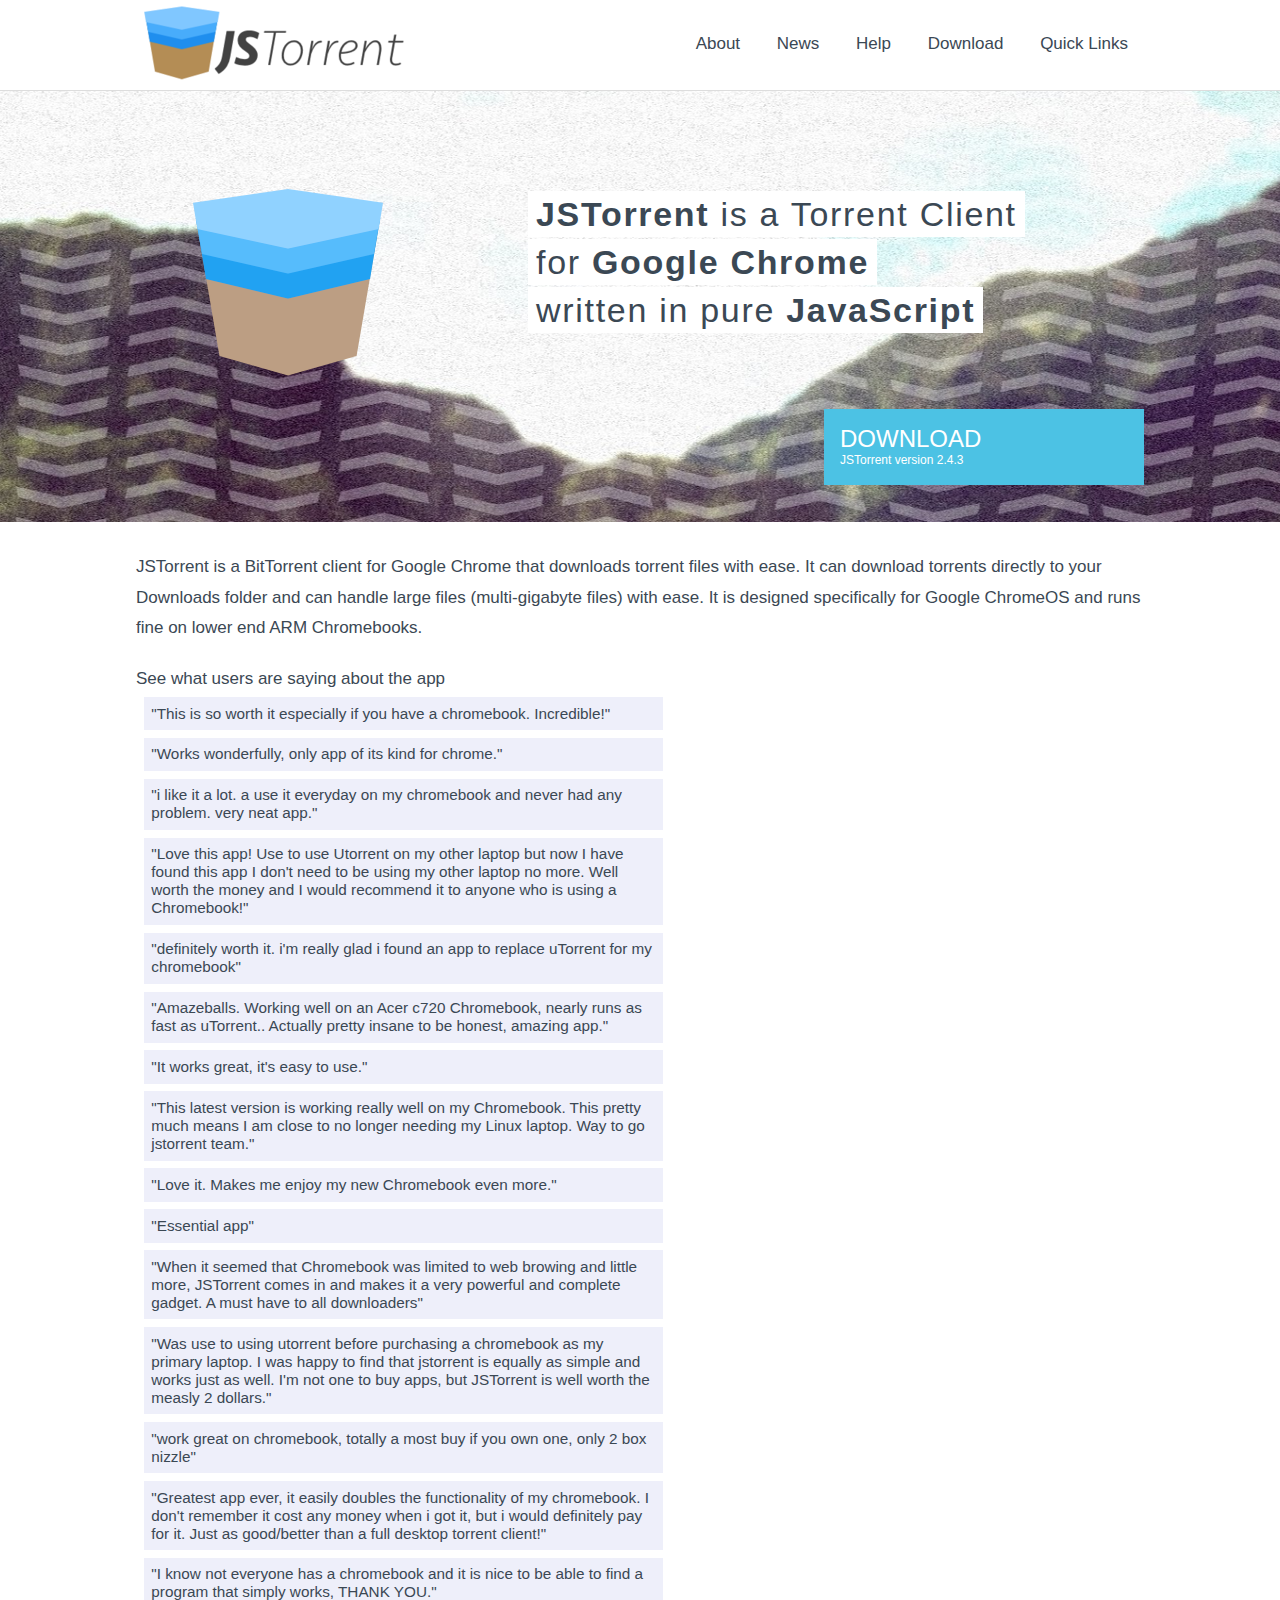
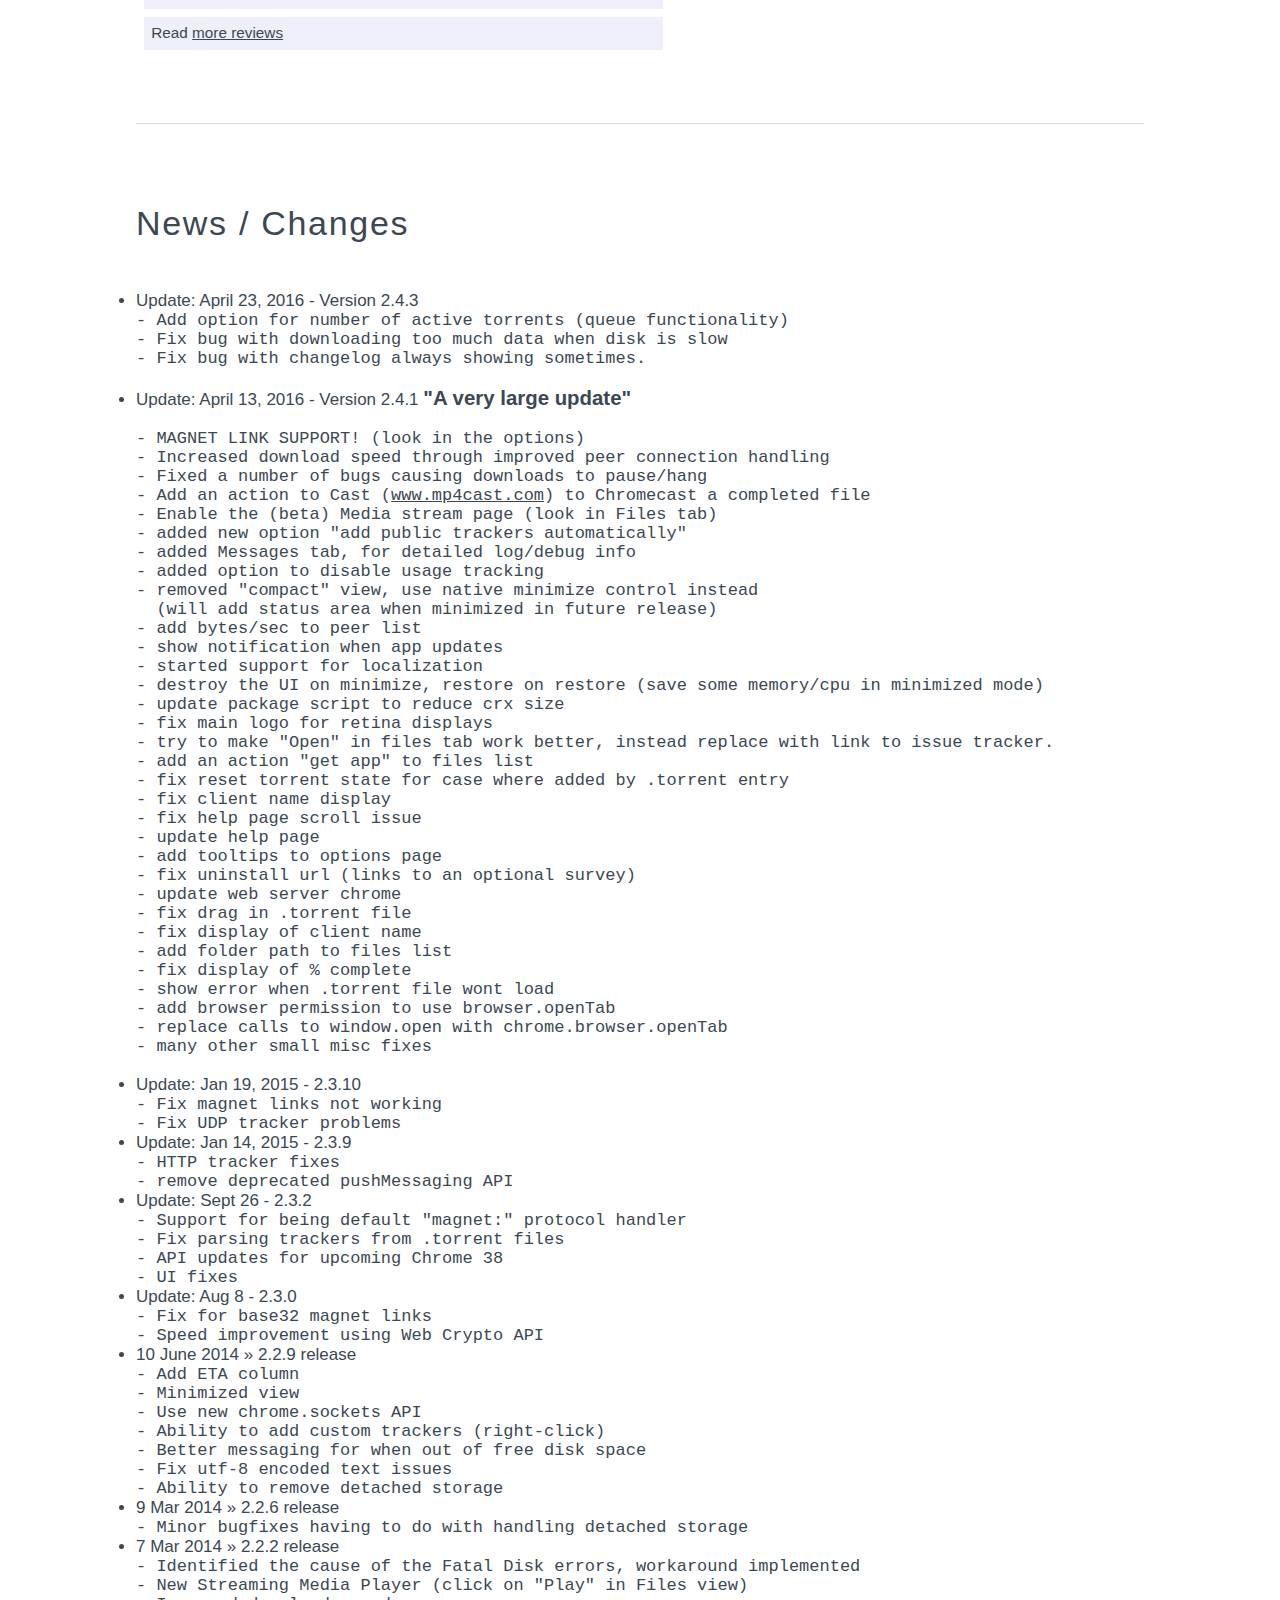
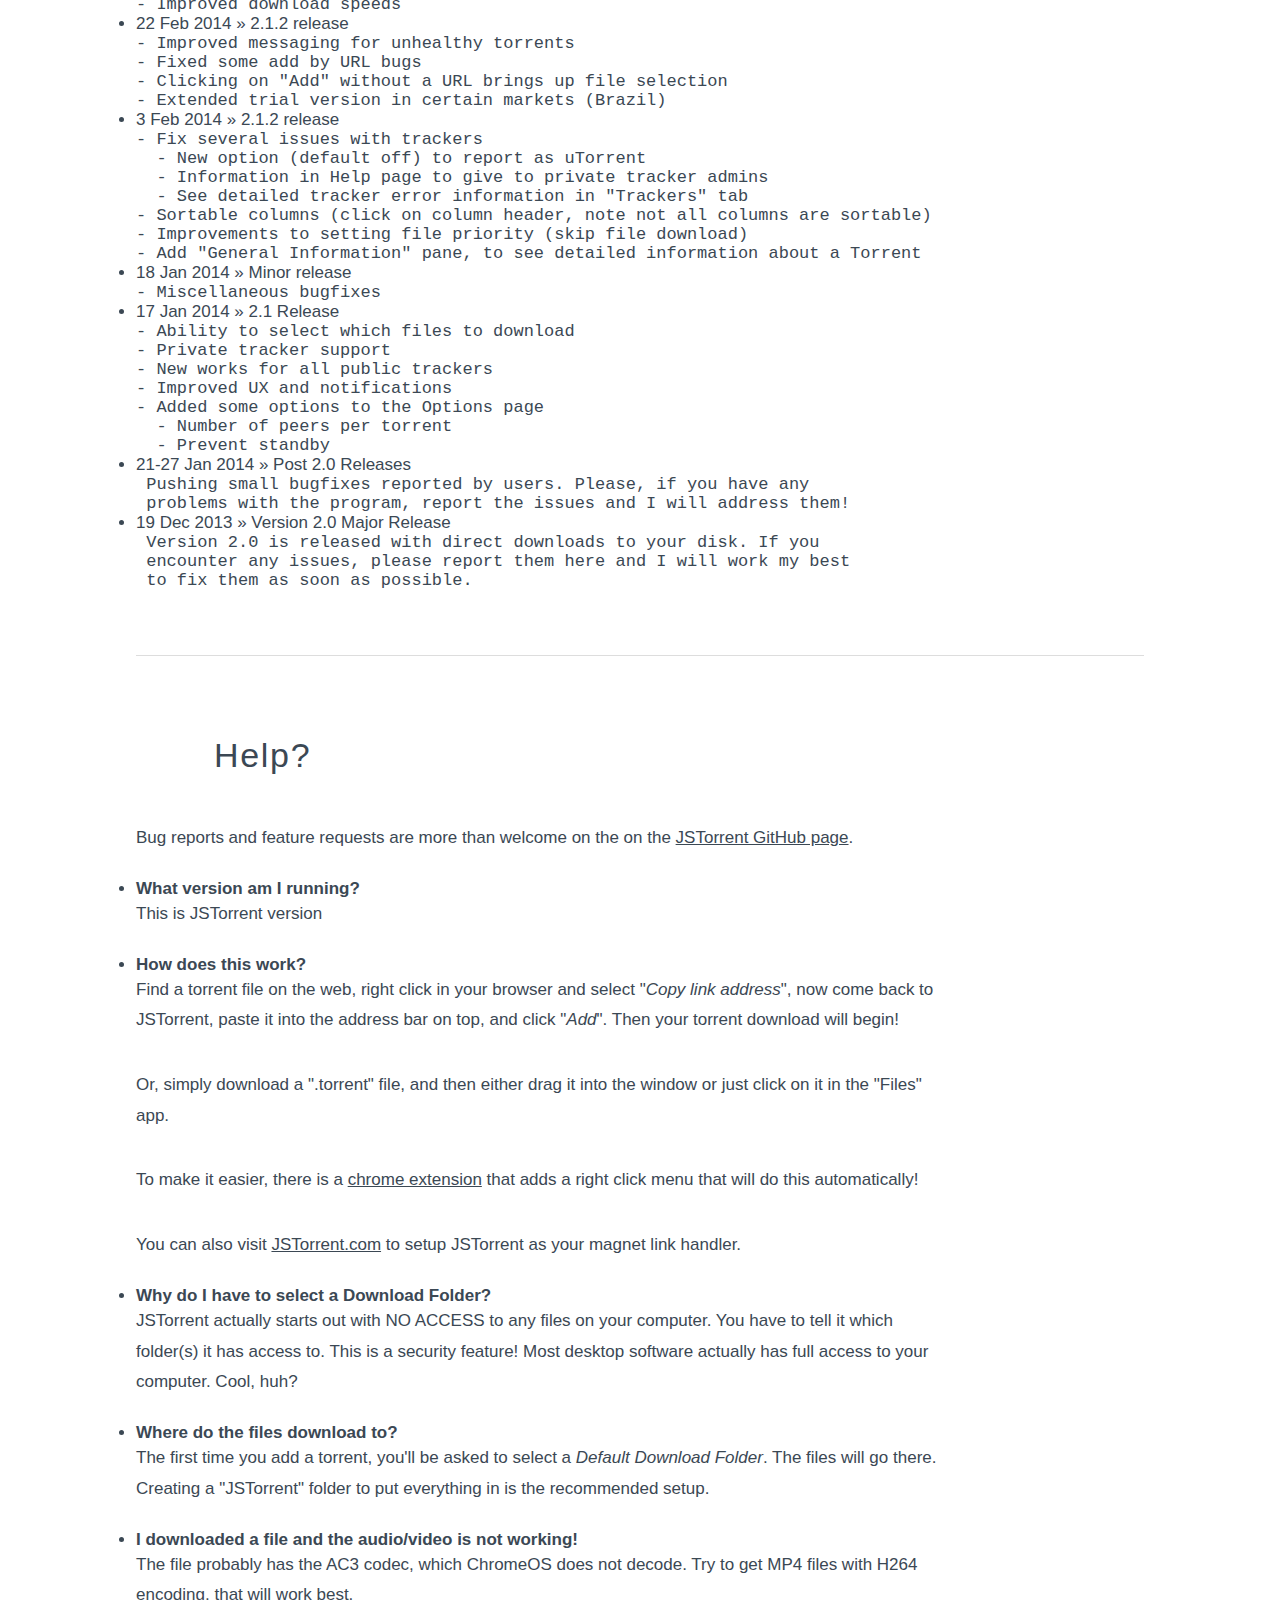
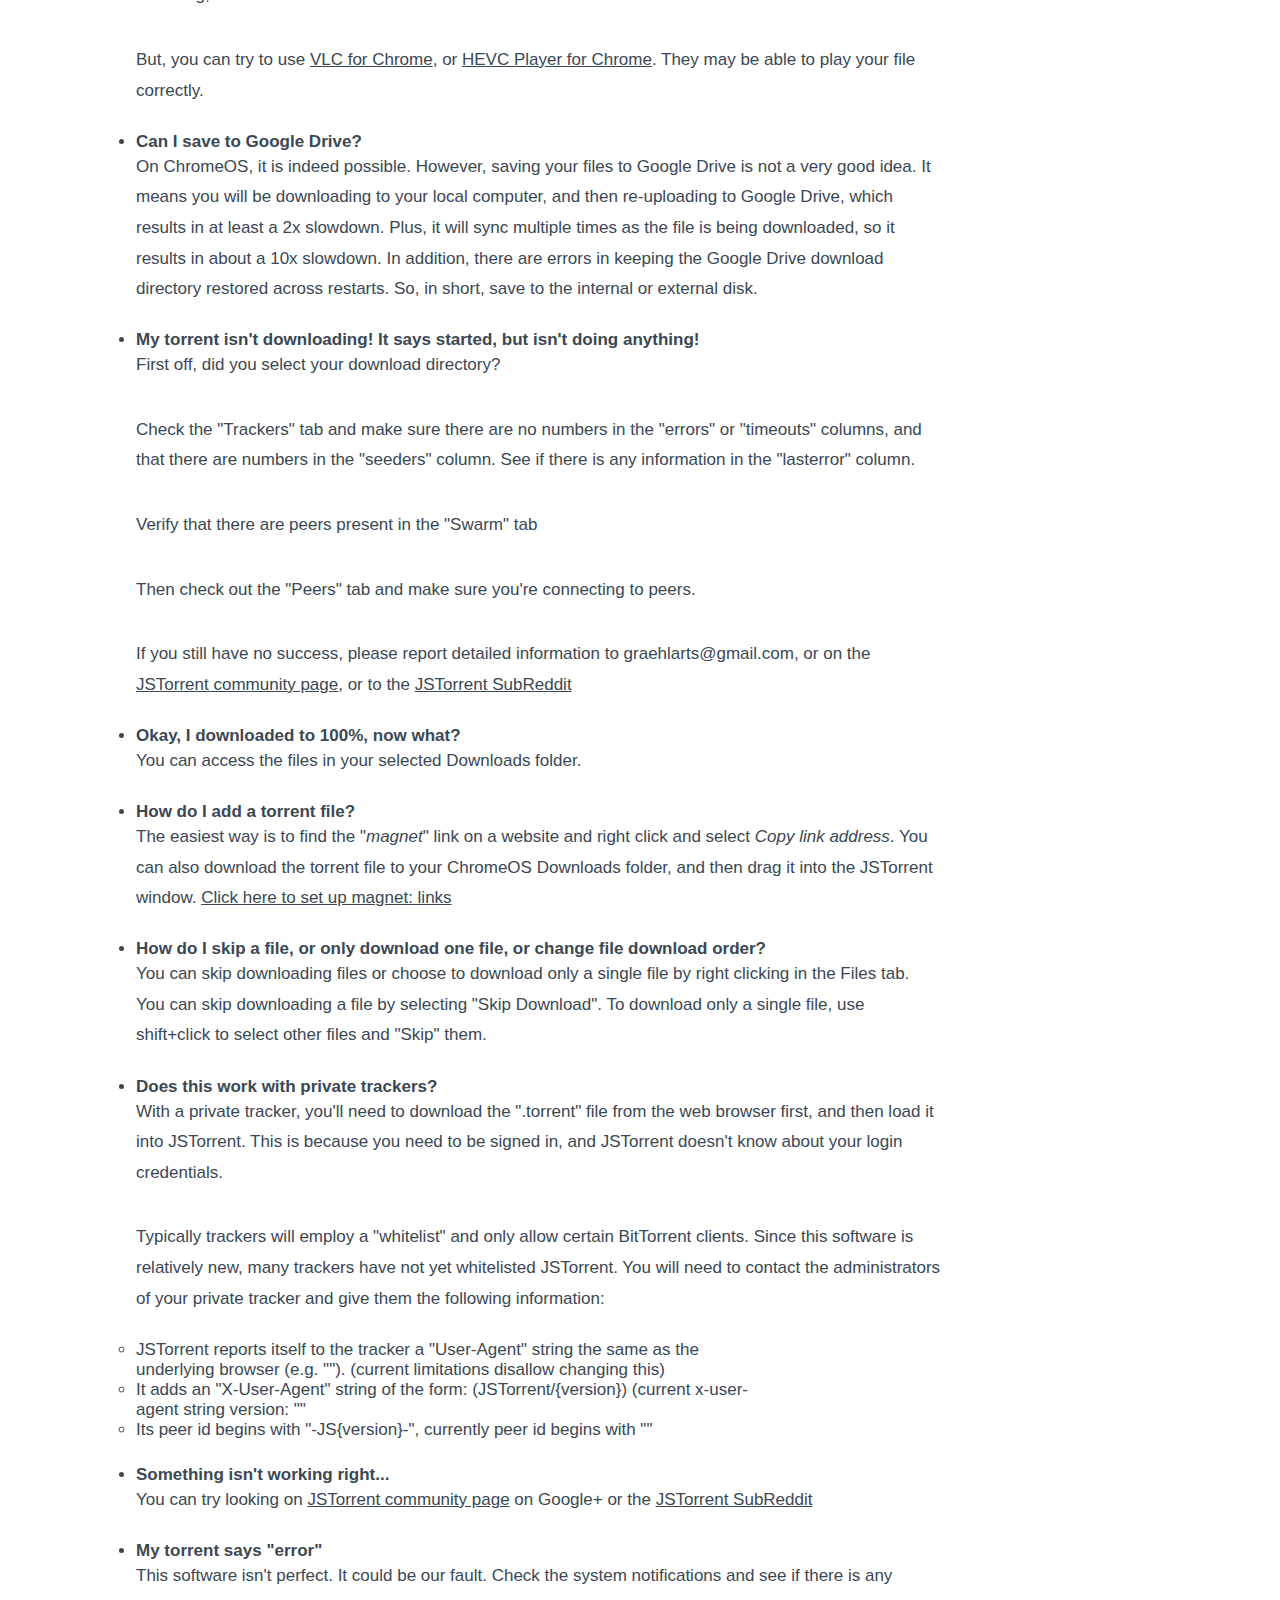
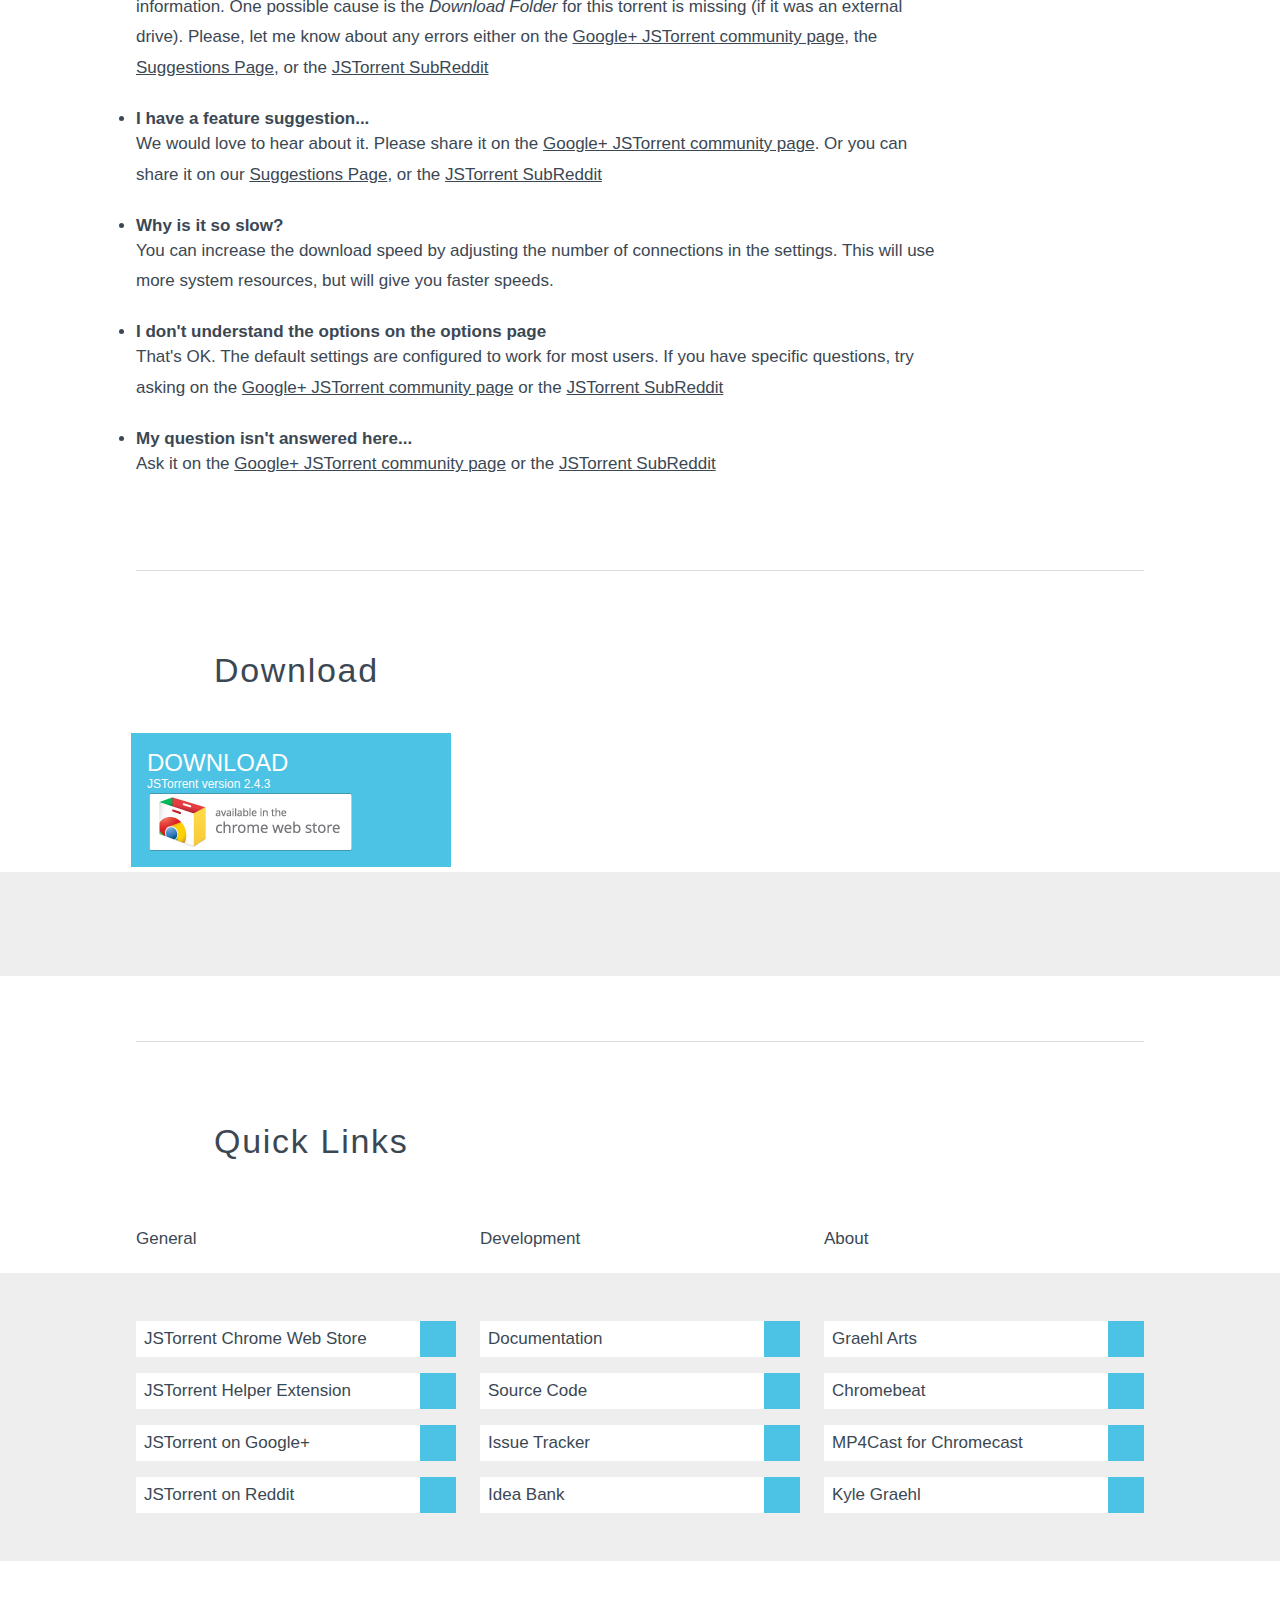
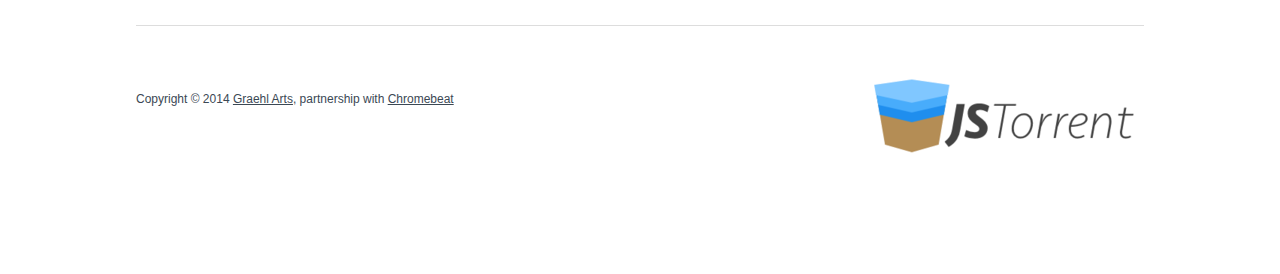
<file: index.html>
<html>
<head>

<link rel="chrome-webstore-item" href="https://chrome.google.com/webstore/detail/jstorrent/anhdpjpojoipgpmfanmedjghaligalgb">
<link href="https://plus.google.com/+Jstorrent" rel="publisher" />
<link rel="stylesheet" href="css/main.css" type="text/css"/>
<script src="js/smooth.pack.js"></script>

<script>
  (function(i,s,o,g,r,a,m){i['GoogleAnalyticsObject']=r;i[r]=i[r]||function(){
  (i[r].q=i[r].q||[]).push(arguments)},i[r].l=1*new Date();a=s.createElement(o),
  m=s.getElementsByTagName(o)[0];a.async=1;a.src=g;m.parentNode.insertBefore(a,m)
  })(window,document,'script','//www.google-analytics.com/analytics.js','ga');

  ga('create', 'UA-35025483-1', 'jstorrent.com');
  ga('send', 'pageview');

</script>
<title>JSTorrent, a Torrent Client for Google Chrome</title>


<!-- Begin Inspectlet Embed Code -->
<!--script type="text/javascript" id="inspectletjs">
  window.__insp = window.__insp || [];
  __insp.push(['wid', 645144951]);
  (function() {
  function __ldinsp(){var insp = document.createElement('script'); insp.type = 'text/javascript'; insp.async = true; insp.id = "inspsync"; insp.src = ('https:' == document.location.protocol ? 'https' : 'http') + '://cdn.inspectlet.com/inspectlet.js'; var x = document.getElementsByTagName('script')[0]; x.parentNode.insertBefore(insp, x); }
  if (window.attachEvent){
  window.attachEvent('onload', __ldinsp);
  }else{
  window.addEventListener('load', __ldinsp, false);
  }
  })();
</script-->
<!-- End Inspectlet Embed Code -->

</head>

<body>

<div id="header">
    <div class="wrap">
        <a class="logo" href="#top"></a>
        <div class="menu">
            <a href="#about">About</a>
            <a href="#news">News</a>
            <a href="#help">Help</a>
            <a href="#download">Download</a>
            <a href="#links">Quick Links</a>
        </div>
        <form class="menu-dropdown">
            <select onchange="location = this.options[this.selectedIndex].value;">
                <option value="#about">About</option>
                <option value="#news">News</option>
                <option value="#help">Help</option>
                <option value="#download">Download</option>
                <option value="#links">Quick Links</option>
            </select>
        </form>
    </div>
    <div class="shadow"></div>
</div> <!-- /header -->


<div class="header-placeholder"></div>


        <div class="grid-gplus leadin">
    <div class="wrap">
        <img src="images/js-256.png" alt=""/>
        <ul class="text-block">
            <li><h1><strong>JSTorrent</strong> is a Torrent Client</h1></li>
            <li><h1>for <strong>Google Chrome</strong></h1></li>
            <li><h1>written in pure <strong>JavaScript</strong></h1></li>
        </ul>
        <div class="button-container">
            <a class="js-download button" href="https://chrome.google.com/webstore/detail/jstorrent/anhdpjpojoipgpmfanmedjghaligalgb">DOWNLOAD<label>JSTorrent version 2.4.3</label></a>
        </div>
    </div>
</div>

<a class="scroll-point pt-about" name="about"></a>
<div class="wrap">
    <!--h2 class="icon icon-about">About JSTorrent</h2-->
    <p>
    <!--span style="margin-top:1em; float:right">
<a href="https://chrome.google.com/webstore/detail/jstorrent/anhdpjpojoipgpmfanmedjghaligalgb">
  <img src="images/cws_badge_206x58.png" />
</a>
    </span-->
JSTorrent is a BitTorrent client for Google Chrome that downloads torrent files with ease. It can download torrents directly to your Downloads folder and can handle large files (multi-gigabyte files) with ease. It is designed specifically for Google ChromeOS and runs fine on lower end ARM Chromebooks.
    </p>

<span style="margin-top:1em; float:right">
<g:page href="https://plus.google.com/+Jstorrent"></g:page>
</span>

          See what users are saying about the app
<ul class="quotes">
  <li>"This is so worth it especially if you have a chromebook. Incredible!"</li>
  <li>"Works wonderfully, only app of its kind for chrome."</li>
  <li>"i like it a lot. a use it everyday on my chromebook and never had any problem. very neat app."</li>
  <li>"Love this app! Use to use Utorrent on my other laptop but now I have found this app I don't need to be using my other laptop no more. Well worth the money and I would recommend it to anyone who is using a Chromebook!"</li>
  <li>"definitely worth it. i'm really glad i found an app to replace uTorrent for my chromebook"</li>
  <li>"Amazeballs. Working well on an Acer c720 Chromebook, nearly runs as fast as uTorrent.. Actually pretty insane to be honest, amazing app."</li>
  <li>"It works great, it's easy to use."</li>
  <li>"This latest version is working really well on my Chromebook. This pretty much means I am close to no longer needing my Linux laptop. Way to go jstorrent team."</li>

  <li>"Love it. Makes me enjoy my new Chromebook even more."</li>
  <li>"Essential app"</li>


  <li>"When it seemed that Chromebook was limited to web browing and little more, JSTorrent comes in and makes it a very powerful and complete gadget. A must have to all downloaders"</li>
  <li>"Was use to using utorrent before purchasing a chromebook as my primary laptop. I was happy to find that jstorrent is equally as simple and works just as well. I'm not one to buy apps, but JSTorrent is well worth the measly 2 dollars."</li>
  <li>"work great on chromebook, totally a most buy if you own one, only 2 box nizzle"</li>
  <li>"Greatest app ever, it easily doubles the functionality of my chromebook. I don't remember it cost any money when i got it, but i would definitely pay for it. Just as good/better than a full desktop torrent client!"</li>
  <li>"I know not everyone has a chromebook and it is nice to be able to find a program that simply works, THANK YOU."</li>
  <li>Read <a href="https://chrome.google.com/webstore/detail/jstorrent/anhdpjpojoipgpmfanmedjghaligalgb/reviews">more reviews</a></li>
</ul>


</div>




<a class="scroll-point" name="news"></a>
<hr/>

<div class="wrap">
  <a name="changeLog"></a>
  <h2>News / Changes</h2>
  <ul class="posts">

<li><span>Update: April 23, 2016</span> - Version 2.4.3</li> 
<pre>
- Add option for number of active torrents (queue functionality)
- Fix bug with downloading too much data when disk is slow
- Fix bug with changelog always showing sometimes.

</pre>
    
<li><span>Update: April 13, 2016</span> - Version 2.4.1 <span style="font-size:120%; font-weight:bold">"A very large update"</span></li> 
<pre>

- MAGNET LINK SUPPORT! (look in the options)
- Increased download speed through improved peer connection handling
- Fixed a number of bugs causing downloads to pause/hang
- Add an action to Cast (<a href="https://www.mp4cast.com">www.mp4cast.com</a>) to Chromecast a completed file
- Enable the (beta) Media stream page (look in Files tab)
- added new option "add public trackers automatically"
- added Messages tab, for detailed log/debug info
- added option to disable usage tracking
- removed "compact" view, use native minimize control instead
  (will add status area when minimized in future release)
- add bytes/sec to peer list
- show notification when app updates
- started support for localization
- destroy the UI on minimize, restore on restore (save some memory/cpu in minimized mode)
- update package script to reduce crx size
- fix main logo for retina displays
- try to make "Open" in files tab work better, instead replace with link to issue tracker.
- add an action "get app" to files list
- fix reset torrent state for case where added by .torrent entry
- fix client name display
- fix help page scroll issue
- update help page
- add tooltips to options page
- fix uninstall url (links to an optional survey)
- update web server chrome
- fix drag in .torrent file
- fix display of client name
- add folder path to files list
- fix display of % complete
- show error when .torrent file wont load
- add browser permission to use browser.openTab
- replace calls to window.open with chrome.browser.openTab
- many other small misc fixes

</pre>

    
<li><span>Update: Jan 19, 2015</span> - 2.3.10</li>
<pre>
- Fix magnet links not working
- Fix UDP tracker problems
</pre>

<li><span>Update: Jan 14, 2015</span> - 2.3.9</li>
<pre>
- HTTP tracker fixes
- remove deprecated pushMessaging API
</pre>


<li><span>Update: Sept 26</span> - 2.3.2</li>
<pre>
- Support for being default "magnet:" protocol handler
- Fix parsing trackers from .torrent files
- API updates for upcoming Chrome 38
- UI fixes
</pre>

<li><span>Update: Aug 8</span> - 2.3.0</li>
<pre>
- Fix for base32 magnet links
- Speed improvement using Web Crypto API
</pre>


<li><span>10 June 2014</span> &raquo; 2.2.9 release</li>
<pre>
- Add ETA column
- Minimized view
- Use new chrome.sockets API
- Ability to add custom trackers (right-click)
- Better messaging for when out of free disk space
- Fix utf-8 encoded text issues
- Ability to remove detached storage
</pre>

<li><span>9 Mar 2014</span> &raquo; 2.2.6 release</li>
<pre>
- Minor bugfixes having to do with handling detached storage
</pre>

<li><span>7 Mar 2014</span> &raquo; 2.2.2 release</li>
<pre>
- Identified the cause of the Fatal Disk errors, workaround implemented
- New Streaming Media Player (click on "Play" in Files view)
- Improved download speeds
</pre>


<li><span>22 Feb 2014</span> &raquo; 2.1.2 release</li>
<pre>
- Improved messaging for unhealthy torrents
- Fixed some add by URL bugs
- Clicking on "Add" without a URL brings up file selection
- Extended trial version in certain markets (Brazil)
</pre>
    
<li><span>3 Feb 2014</span> &raquo; 2.1.2 release</li>

<pre>
- Fix several issues with trackers
  - New option (default off) to report as uTorrent
  - Information in Help page to give to private tracker admins
  - See detailed tracker error information in "Trackers" tab
- Sortable columns (click on column header, note not all columns are sortable)
- Improvements to setting file priority (skip file download)
- Add "General Information" pane, to see detailed information about a Torrent
</pre>

<li><span>18 Jan 2014</span> &raquo; Minor release</li>
<pre>
- Miscellaneous bugfixes
</pre>


<li><span>17 Jan 2014</span> &raquo; 2.1 Release</li>

<pre>
- Ability to select which files to download
- Private tracker support
- New works for all public trackers
- Improved UX and notifications
- Added some options to the Options page
  - Number of peers per torrent
  - Prevent standby
</pre>

<li><span>21-27 Jan 2014</span> &raquo; Post 2.0 Releases</li>
<pre>
 Pushing small bugfixes reported by users. Please, if you have any
 problems with the program, report the issues and I will address them!
</pre>
<li><span>19 Dec 2013</span> &raquo; Version 2.0 Major Release</li>
<pre>
 Version 2.0 is released with direct downloads to your disk. If you
 encounter any issues, please report them here and I will work my best
 to fix them as soon as possible.
</pre>
</ul>
</div>



<a class="scroll-point" name="help"></a>
<hr/>

<div class="wrap">
    <h2 class="icon icon-contribute">Help?</h2>
  <p>
    Bug reports and feature requests are more than welcome on the 
    on the <a href="https://github.com/kzahel/jstorrent">JSTorrent GitHub page</a>.
  </p>

<!-- help begin -->
<ul class="help">




  <li>
    <span class="question">
      What version am I running?
    </span>
    <span class="answer">
      <p>This is JSTorrent version <span id="version"></span></p>
    </span>
  </li>

    <li>
    <span class="question">
      How does this work?
    </span>
    <span class="answer">
      <p>
      Find a torrent file on the web, right click in your browser and
      select "<em>Copy link address</em>", now come back to JSTorrent,
      paste it into the address bar on top, and click
      "<em>Add</em>". Then your torrent download will begin!</p>

      <p>Or, simply download a ".torrent" file, and then either drag
      it into the window or just click on it in the "Files" app.</p>

      <p>To make it easier, there is a <a href="https://chrome.google.com/webstore/detail/jstorrent-contextmenu-ext/bnceafpojmnimbnhamaeedgomdcgnbjk?hl=en" target="_blank">chrome extension</a> that adds a right click menu that will do this automatically!</p>

      <p>You can also visit <a href="http://jstorrent.com/magnet" target="_blank">JSTorrent.com</a> to setup JSTorrent as your magnet link handler.
    </span>
  </li>



  <li>
    <span class="question">
      Why do I have to select a Download Folder?
    </span>
    <span class="answer">
      <p>JSTorrent actually starts out with NO ACCESS to any files on your
      computer. You have to tell it which folder(s) it has
      access to. This is a security feature! Most desktop software
      actually has full access to your computer. Cool, huh?</p>
    </span>
  </li>

  <li>
    <span class="question">
      Where do the files download to?
    </span>
    <span class="answer">
      <p>The first time you add a torrent, you'll be asked to select a <em>Default Download Folder</em>. The files will go there. Creating a "JSTorrent" folder to put everything in is the recommended setup.</p>
    </span>
  </li>


  <li>
    <span class="question">
      I downloaded a file and the audio/video is not working!
    </span>
    <span class="answer">
      <p>
The file probably has the AC3 codec, which ChromeOS does not decode. Try to get MP4 files with H264 encoding, that will work best.
      </p>

      <p>But, you can try to use <a href="https://chrome.google.com/webstore/detail/vlc/obpdeolnggmbekmklghapmfpnfhpcndf" target="_blank">VLC for Chrome</a>, or <a href="https://chrome.google.com/webstore/detail/h265-hevc-player/dambgipgbnhmnkdolkljibpcbocimnpd" target="_blank">HEVC Player for Chrome</a>. They may be able to play your file correctly.

      </p>
      
    </span>
  </li>


  <li>
    <span class="question">
      Can I save to Google Drive?
    </span>
    <span class="answer">
<p>
      On ChromeOS, it is indeed possible. However, saving your files to Google Drive is not a very good idea. It means you will be downloading to your local computer, and then re-uploading to Google Drive, which results in at least a 2x slowdown. Plus, it will sync multiple times as the file is being downloaded, so it results in about a 10x slowdown. In addition, there are errors in keeping the Google Drive download directory restored across restarts. So, in short, save to the internal or external disk.
</p>
    </span>
  </li>



  <li>
    <span class="question">
      My torrent isn't downloading! It says started, but isn't doing anything!
    </span>
    <span class="answer">
      <p>First off, did you select your download directory?</p>

      <p>Check the "Trackers" tab and make sure there are no numbers
      in the "errors" or "timeouts" columns, and that there are
      numbers in the "seeders" column. See if there is any information
      in the "lasterror" column.

      <p>Verify that there are peers present in the "Swarm" tab</p>

      <p>Then check out the "Peers" tab and make sure you're
      connecting to peers.</p>

      <p>If you still have no success, please report detailed information to graehlarts@gmail.com, or on the 
        <a target="_blank" href="http://google.com/+JSTorrent">JSTorrent community page</a>, or to the
        <a target="_blank" href="http://reddit.com/r/JSTorrent">JSTorrent SubReddit</a>
      </p>
    </span>
  </li>


  <li>
    <span class="question">
      Okay, I downloaded to 100%, now what?
    </span>
    <span class="answer">
<p>      You can access the files in your selected Downloads folder.</p>
    </span>
  </li>

  <li>
    <span class="question">
      How do I add a torrent file?
    </span>
    <span class="answer">
<p>      The easiest way is to find the "<em>magnet</em>" link on a website and right click and select <em>Copy link address</em>. You can also download the torrent file to your ChromeOS Downloads folder, and then drag it into the JSTorrent window. <a href="http://jstorrent.com/magnet/" target="_blank">Click here to set up magnet: links</a></p> 
    </span>
  </li>


  <li>
    <span class="question">
      How do I skip a file, or only download one file, or change file download order?
    </span>
    <span class="answer">
      <p>
You can skip downloading files or choose to download only a single file by right clicking in the Files tab. You can skip downloading a file by selecting "Skip Download". To download only a single file, use shift+click to select other files and "Skip" them.
      </p> 
    </span>
  </li>

  
  <li>
    <span class="question">
      Does this work with private trackers?
    </span>
    <span class="answer">
      <p>With a private tracker, you'll need to download the ".torrent" file from the web browser first, and then load it into JSTorrent. This is because you need to be signed in, and JSTorrent doesn't know about your login credentials.
      </p>

      <p>Typically trackers will employ a "whitelist" and only allow certain BitTorrent clients. Since this software is relatively new, many trackers have not yet whitelisted JSTorrent. You will need to contact the administrators of your private tracker and give them the following information:</p>

        <ul>
          <li>JSTorrent reports itself to the tracker a "User-Agent" string the same as the underlying browser (e.g. "<span id="user-agent"></span>"). (current limitations disallow changing this)</li>
          <li>It adds an "X-User-Agent" string of the form: (JSTorrent/{version}) (current x-user-agent string version: "<span id="x-user-agent"></span>"
          <li>Its peer id begins with "-JS{version}-", currently peer id begins with "<span id="peerid"></span>"</li>
        </ul>
      </p>

    </span>
  </li>


  <li>

    <span class="question">
      Something isn't working right...
    </span>
    <span class="answer">
<p>      You can try looking on <a target="_blank" href="http://google.com/+JSTorrent">JSTorrent community page</a> on Google+ or the <a target="_blank" href="http://reddit.com/r/JSTorrent">JSTorrent SubReddit</a></p>
    </span>
  </li>

  <li>
    <span class="question">
      My torrent says "error"
    </span>
    <span class="answer">
      <p>      This software isn't perfect. It could be our fault. Check the system notifications and see if there is any information. One possible cause is the <em>Download Folder</em> for this torrent is missing (if it was an external drive). Please, let me know about any errors either on the <a target="_blank" href="http://google.com/+JSTorrent">Google+ JSTorrent community page</a>, the <a href="http://jstorrent.uservoice.com" target="_blank">Suggestions Page</a>, or the <a target="_blank" href="http://reddit.com/r/JSTorrent">JSTorrent SubReddit</a>
      </p>
    </span>
  </li>

  <li>
    <span class="question">
      I have a feature suggestion...
    </span>
    <span class="answer">
      <p>      We would love to hear about it. Please share it on the <a target="_blank" href="http://google.com/+JSTorrent">Google+ JSTorrent community page</a>. Or you can share it on our <a href="http://jstorrent.uservoice.com" target="_blank">Suggestions Page</a>, or the <a target="_blank" href="http://reddit.com/r/JSTorrent">JSTorrent SubReddit</a>
      </p>
    </span>
  </li>

  <!--li>
    <span class="question">
      Can I create torrents?
    </span>
    <span class="answer">
      You sure can! Just drag a file into JSTorrent
    </span>
  </li-->

  <li>
    <span class="question">
      Why is it so slow?
    </span>
    <span class="answer">

      <p>You can increase the download speed by adjusting the number of connections in the settings. This will use more system resources, but will give you faster speeds.

      </p>
    </span>
  </li>

  <li>
    <span class="question">
      I don't understand the options on the options page
    </span>
    <span class="answer">
<p>      That's OK. The default settings are configured to work for most users. If you have specific questions, try asking on the <a target="_blank" href="http://google.com/+JSTorrent">Google+ JSTorrent community page</a> or the <a target="_blank" href="http://reddit.com/r/JSTorrent">JSTorrent SubReddit</a></p>
    </span>
  </li>

  <!--li>
    <span class="question">
      I love this. I want to give you money, and support the product.
    </span>
    <span class="answer">
      <a href="#" id="sponsor">Become a sponsor! ($10 USD)</a>
    </span>
  </li-->



  <li>
    <span class="question">
      My question isn't answered here...
    </span>
    <span class="answer">
<p>      Ask it on the <a target="_blank" href="http://google.com/+JSTorrent">Google+ JSTorrent community page</a> or the <a target="_blank" href="http://reddit.com/r/JSTorrent">JSTorrent SubReddit</a></p>
    </span>
  </li>



</ul>
<!-- help end -->  



  
</div>


<a class="scroll-point" name="download"></a>
<hr/>

<div class="wrap download-pane">
    <h2 class="icon icon-download">Download</h2>


            <a class="js-download button" href="https://chrome.google.com/webstore/detail/jstorrent/anhdpjpojoipgpmfanmedjghaligalgb">DOWNLOAD<label>JSTorrent version 2.4.3</label>
            <img src="images/cws_badge_206x58.png" /></a>

</div>

<div class="grid">
    <div class="wrap download-pane">
        <div class="corner"></div>
        <br>
        <br>
    </div>
</div>





    <a class="scroll-point" name="links"></a>
<hr/>

<div class="wrap quick-links-pane">
    <h2 class="icon icon-quick-links">Quick Links</h2>
    <br/>
    <ul class="quick-links-header">
        <li>General</li>
        <li>Development</li>
        <li class="last">About</li>
    </ul>
    <div class="clear"></div>
</div>

<div class="grid">
    <div class="wrap">
        <div class="list-container">
            <ul class="list quick-links">
                <li class="corner"></li>
                <li><a href="https://chrome.google.com/webstore/detail/jstorrent/anhdpjpojoipgpmfanmedjghaligalgb">JSTorrent Chrome Web Store<span></span></a></li>
                <li><a href="https://chrome.google.com/webstore/detail/jstorrent-helper-extensio/bnceafpojmnimbnhamaeedgomdcgnbjk">JSTorrent Helper Extension<span></span></a></li>
                <li><a href="https://plus.google.com/+Jstorrent">JSTorrent on Google+<span></span></a></li>
                <li><a href="https://reddit.com/r/JSTorrent">JSTorrent on Reddit<span></span></a></li>

            </ul>

            <ul class="list quick-links">
                <li class="corner"></li>
                <li><a href="https://github.com/kzahel/jstorrent/blob/fresh/README.md">Documentation<span></span></a></li>
                <li><a href="https://github.com/kzahel/jstorrent">Source Code<span></span></a></li>
                <li><a href="https://github.com/kzahel/jstorrent/issues">Issue Tracker<span></span></a></li>
                <li><a href="https://jstorrent.uservoice.com/">Idea Bank<span></span></a></li>
            </ul>

            <ul class="list quick-links last">
                <li class="corner"></li>
                <li><a href="http://www.graehlarts.com/">Graehl Arts<span></span></a></li>
                <li><a href="http://www.chromebeat.com/">Chromebeat<span></span></a></li>
                <li><a href="https://www.mp4cast.com">MP4Cast for Chromecast<span></span></a></li>
                <li><a href="http://kyle.graehl.org">Kyle Graehl<span></span></a></li>
                <!--li><a href="#">Become a Sponsor<span></span></a></li-->
                
            </ul>

            <div class="clear"></div>
        </div>
    </div>
</div>


    <hr/>
<div id="footer">
    <p>Copyright &copy; 2014 <a href="http://www.graehlarts.com">Graehl Arts</a>, partnership with <a href="http://www.chromebeat.com">Chromebeat</a></p>
    <a class="closing" href="#top"></a>
</div>







<script src="js/index.js"></script>
<script type="text/javascript" src="https://apis.google.com/js/plusone.js"></script>
</body>
</html>
</file>
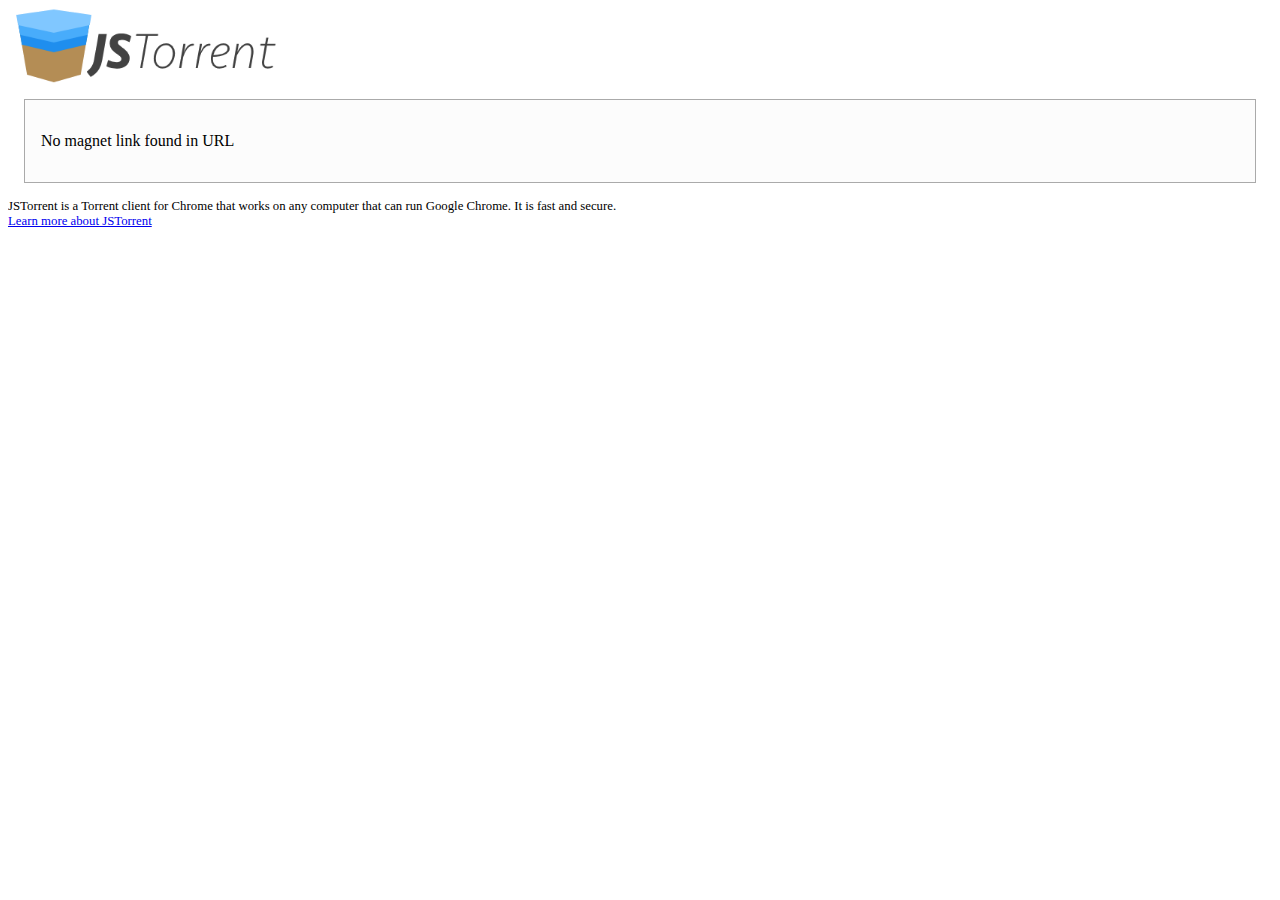
<file: add/index.html>
<html>
  <head>
    <meta charset="utf-8">
<link rel="chrome-webstore-item" href="https://chrome.google.com/webstore/detail/abmohcnlldaiaodkpacnldcdnjjgldfh"> 

<script>
  (function(i,s,o,g,r,a,m){i['GoogleAnalyticsObject']=r;i[r]=i[r]||function(){
  (i[r].q=i[r].q||[]).push(arguments)},i[r].l=1*new Date();a=s.createElement(o),
  m=s.getElementsByTagName(o)[0];a.async=1;a.src=g;m.parentNode.insertBefore(a,m)
  })(window,document,'script','//www.google-analytics.com/analytics.js','ga');

  ga('create', 'UA-35025483-1', 'jstorrent.com');
  ga('send', 'pageview');
</script>

<title>JSTorrent Share Page</title>

<!-- Begin Inspectlet Embed Code -->
<!--script type="text/javascript" id="inspectletjs">
  window.__insp = window.__insp || [];
  __insp.push(['wid', 645144951]);
  (function() {
  function __ldinsp(){var insp = document.createElement('script'); insp.type = 'text/javascript'; insp.async = true; insp.id = "inspsync"; insp.src = ('https:' == document.location.protocol ? 'https' : 'http') + '://cdn.inspectlet.com/inspectlet.js'; var x = document.getElementsByTagName('script')[0]; x.parentNode.insertBefore(insp, x); }
  if (window.attachEvent){
  window.attachEvent('onload', __ldinsp);
  }else{
  window.addEventListener('load', __ldinsp, false);
  }
  })();
</script-->
<!-- End Inspectlet Embed Code -->


<style>
      #content {
      background-color: rgb(252,252,252);
      border: 1px solid #aaa;
      padding:1em;
      margin:1em;
      }

  [data-loader]
{
    margin: 8px;
}
[data-loader='circle-side']
{
    position: relative;

    width: 25px;
    height: 25px;
    animation: circle infinite .75s linear;
    border: 2px solid #fff;
    border-top-color: rgba(0, 0, 0, .2);
    border-right-color: rgba(0, 0, 0, .2);
    border-bottom-color: rgba(0, 0, 0, .2);
    border-radius: 100%;
}
@keyframes circle
{
    0%
    {
        -webkit-transform: rotate(0);
    }
    100%
    {
        -webkit-transform: rotate(360deg);
    }
}

  </style>

</head>
<body>

<div style="height:400px; overflow:hidden">
  <a href="http://jstorrent.com"><img src="/images/JS-LOGO-2x.png" width="278" height="75"></a>
<!--img alt="JSTorrent" src="../images/JS-LOGO-1x.png"></img-->

    <div id="content">


<div id="loadingIcon" data-loader="circle-side"></div>

<div id="install-status" style="display:none">
  <span id="install-status-text">install progress</span>
  <div style="width:200px; height:30px; border:2px solid black">
    <div id="install-status-width" style="width:0%; background:#33C; height:30px">
    </div>
  </div>
</div>


<div id="install-div" style="display:none;">

  <a id="click-install" href="#">Install JSTorrent (free)</a>

  <div>
    <span>To download </span>
    <span id="file-name">the file</span>,
    <span> you need to install the JSTorrent Chrome App (free).</span>
  </div>

</div>

<span id="info"></span>
<div id="status-done"></div>
<span id="status"></span>

<script src="index.js"></script>

<div style="display:none" id="magnet-div">
  <hr  />
<a href="#" id="magnet-link"><img src="/images/torrent_magnet_link.png" width="12" height="12">Magnet Link</a>
</div>



</div>

<div id="footer" style="width:50%;">
<span style="font-size:80%">
JSTorrent is a Torrent client for Chrome that works on any computer that can run Google Chrome. It is fast and secure. <a href="http://jstorrent.com">Learn more about JSTorrent</a>
</span>
</div>
</div>

</body>
</html>
</file>
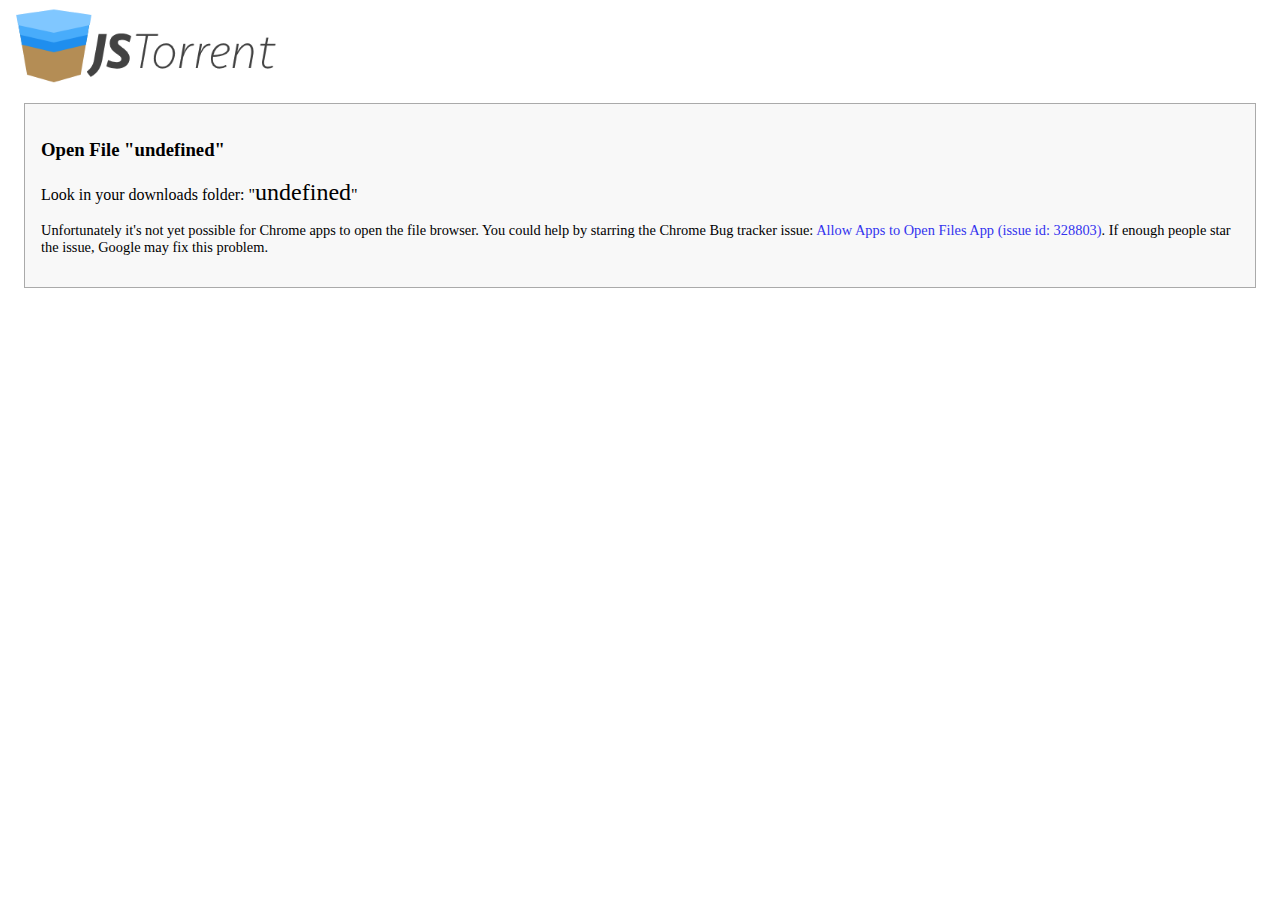
<file: bug/index.html>
<!DOCTYPE html>
<html>
  <head>
    <meta charset="utf-8">
    <title>JSTorrent - Open a File</title>
    <link rel="stylesheet" href="/magnet/index.css">

<script>
  (function(i,s,o,g,r,a,m){i['GoogleAnalyticsObject']=r;i[r]=i[r]||function(){
  (i[r].q=i[r].q||[]).push(arguments)},i[r].l=1*new Date();a=s.createElement(o),
  m=s.getElementsByTagName(o)[0];a.async=1;a.src=g;m.parentNode.insertBefore(a,m)
  })(window,document,'script','//www.google-analytics.com/analytics.js','ga');

  ga('create', 'UA-35025483-1', 'jstorrent.com');
  ga('send', 'pageview');

</script>
<script>
function decode_arguments_hash() {
    var hash = window.location.hash.slice(1,window.location.hash.length)
    if (hash.length == 0) {
        return {}
    }
    var parts = hash.split('&')
    var args = {}

    for (var i=0; i<parts.length; i++) {
        var kv = parts[i].split('=')
        args[decodeURIComponent(kv[0])] = decodeURIComponent(kv[1])
    }
    console.log('location hash args',args)
    return args
}
function getel(id) { return document.getElementById(id) }
  function ondom() {
                                  var args = decode_arguments_hash()
                                  getel('folder').innerText = args.folder
                                  getel('name').innerText = args.name
}
  document.addEventListener("DOMContentLoaded",ondom)
  </script>
  </head>

  <body>
    <a href="http://jstorrent.com"><img src="/images/JS-LOGO-2x.png" width="278" height="75"></a>
    <div id="content">
      <h3>Open File "<span id="name"></span>"</h3>

      <p>Look in your downloads folder: "<span style="font-size:150%" id="folder"></span>"</p>

      <p style="font-size:90%">Unfortunately it's not yet possible for Chrome apps to open the file browser. You could help by starring the Chrome Bug tracker issue: <a href="https://bugs.chromium.org/p/chromium/issues/detail?id=328803">Allow Apps to Open Files App (issue id: 328803)</a>. If enough people star the issue, Google may fix this problem.
      
    </div>

  </body>
</html>
</file>
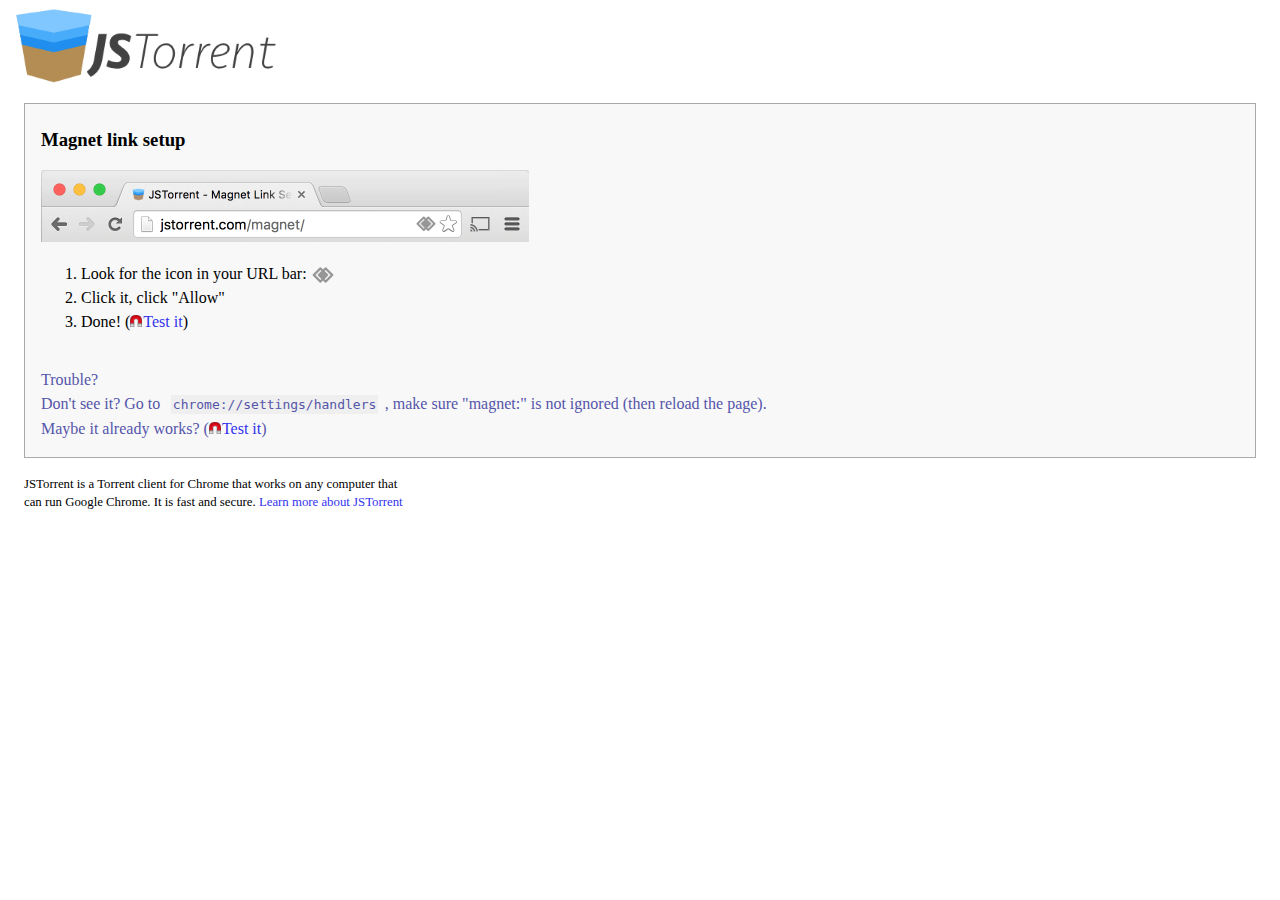
<file: magnet/index.html>
<!DOCTYPE html>
<html>
  <head>
    <meta charset="utf-8">
    <title>JSTorrent - Magnet Link Setup</title>
    <link rel="stylesheet" href="index.css">

<script>
  (function(i,s,o,g,r,a,m){i['GoogleAnalyticsObject']=r;i[r]=i[r]||function(){
  (i[r].q=i[r].q||[]).push(arguments)},i[r].l=1*new Date();a=s.createElement(o),
  m=s.getElementsByTagName(o)[0];a.async=1;a.src=g;m.parentNode.insertBefore(a,m)
  })(window,document,'script','//www.google-analytics.com/analytics.js','ga');

  ga('create', 'UA-35025483-1', 'jstorrent.com');
  ga('send', 'pageview');

</script>

  </head>

  <body>
    <a href="http://jstorrent.com"><img src="/images/JS-LOGO-2x.png" width="278" height="75"></a>
    <div id="content">

      <div id="allgood">
        <h3>Good news!</h3>

        <p>JSTorrent is setup to handle magnet links.</p>

        <p>Now go and find some!</p>

        <p><a href="https://www.google.com/search?q=what+are+magnet+links">Learn more about magnet links</a></p>

      <div class="equation">
        <img src="/images/js-64.png" width="32" height="32">
        <span> + </span>
        <img src="/images/torrent_magnet_link.png">
        <span> = </span>
        <span class="smiley">😃</span>
      </div>

      </div>

      
      <div id="setup" style="visibility:hidden">
      <h3 style="margin-top:0.5em">Magnet link setup</h3>


      <img src="/images/jstorrent-urlbar.png" style="width:488px; height:72px">

      <ol>
        <li>Look for the icon in your URL bar:
          <span style="margin-left:4px; position:absolute"><img class="hvr-pop" style="width:24px; height:24px;" src="/images/protocolhandler.svg"></span>


        </li>

        <li>Click it, click "Allow"</li>
        <li>Done!
          (<a id="magnet1" class="magnet" href="magnet:?xt=urn:btih:0000000000000000000000000000000000000000&dn=Test.Torrent.Magnet.Link&start=0&jstwn=tml"><img src="/images/torrent_magnet_link.png" style="width:12px;height:12px;margin-right:1px">Test it</a>)
        </li>


      </ol>

      <!--h3 style="margin-top:1.5em">Trouble?</h3-->

      <br />

<div class="cps">
      <p>Trouble?</p>
      
      <p>Don't see it? Go to <span class="mono">chrome://settings/handlers</span>, make sure "<span class="font-family:monospace">magnet:</span>" is not ignored (then reload the page).</p>
      <p>Maybe it already works?           (<a id="magnet2" class="magnet" href="magnet:?xt=urn:btih:0000000000000000000000000000000000000000&dn=Test.Torrent.Magnet.Link&start=0&jstwn=tml"><img src="/images/torrent_magnet_link.png" style="width:12px;height:12px;margin-right:1px">Test it</a>) </p>
</div>

      </div>
    </div>
      
    <script src="index.js"></script>

    <div id="footer" style="margin-left: 1em; width:390px;">
      <span style="font-size:80%">
        JSTorrent is a Torrent client for Chrome that works on any computer that<br />
        can run Google Chrome. It is fast and secure. <a href="http://jstorrent.com">Learn more about JSTorrent</a>
      </span>
    </div>

  </body>
</html>
</file>
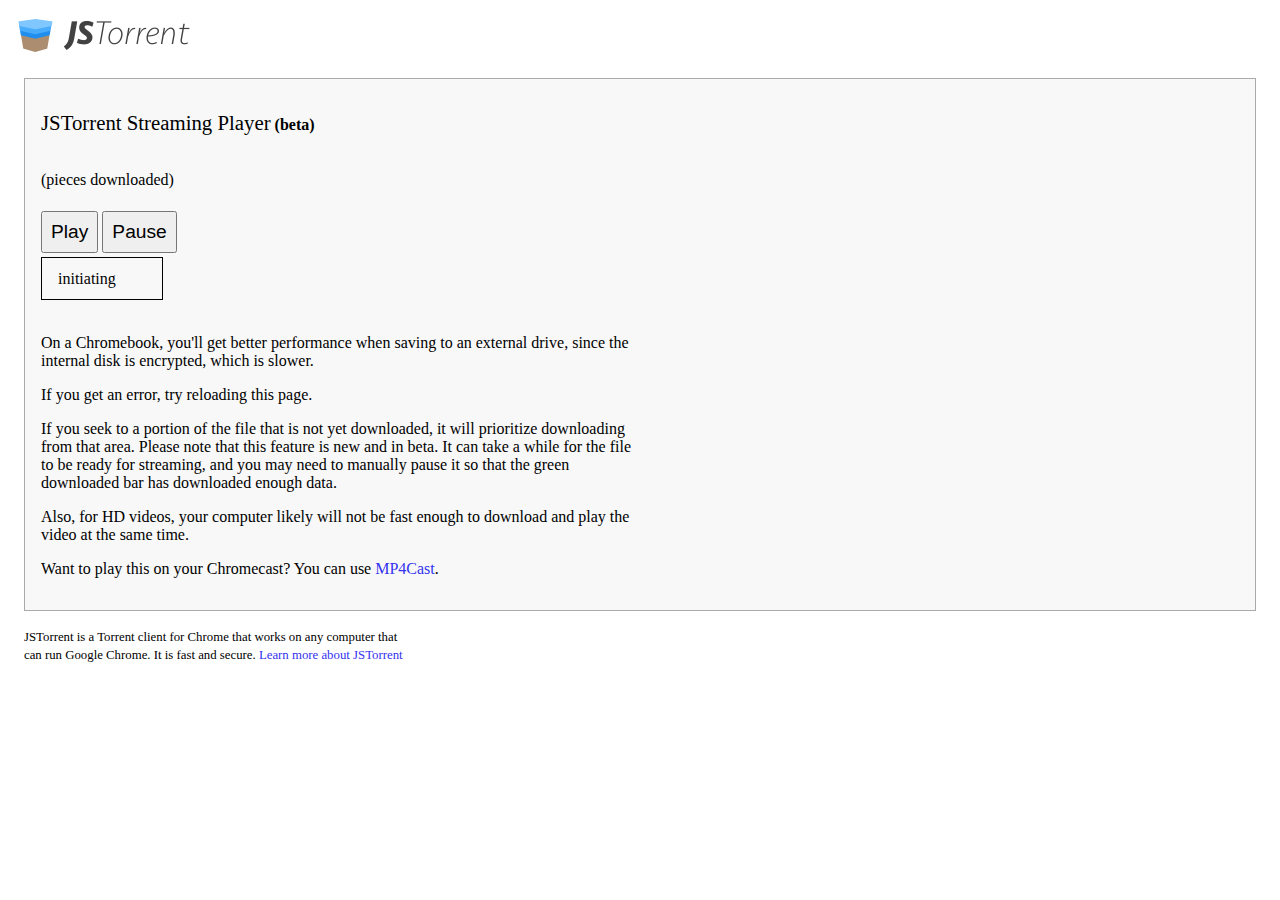
<file: stream/index.html>
<!DOCTYPE html>
<html>
  <head>
    <meta charset="utf-8">
    <title>JSTorrent - Media Streaming</title>
    <link rel="stylesheet" href="/magnet/index.css">

<script>
  (function(i,s,o,g,r,a,m){i['GoogleAnalyticsObject']=r;i[r]=i[r]||function(){
  (i[r].q=i[r].q||[]).push(arguments)},i[r].l=1*new Date();a=s.createElement(o),
  m=s.getElementsByTagName(o)[0];a.async=1;a.src=g;m.parentNode.insertBefore(a,m)
  })(window,document,'script','//www.google-analytics.com/analytics.js','ga');

  ga('create', 'UA-35025483-1', 'jstorrent.com');
  ga('send', 'pageview');

</script>

  </head>

  <body>
    <a href="http://jstorrent.com"><img src="/images/js-mini-logo-2x.png" width="198" height="50"></a>
    <div id="content">

      <p><span style="font-size:130%">JSTorrent Streaming Player</span> <span style="font-weight:bold">(beta)</span></p>
      
<div style="display:none">
  <canvas id="canvas" width="720" height="16"></canvas> (current playback)
</div>
<div>                                                                     
  <canvas id="rangecanvas" width="720" height="16"></canvas>
  <br />
   (pieces downloaded)
</div>
                                                                                    
<br />
<div id="container"></div>
<!--script src="/package/js/deps/underscore.js"></script-->
<script src="index.js"></script>
<style>
  .errordiv { font-size:200%; color:#f00; border:2px solid red; display:none; padding-left:10px; }
  </style>

<div id="fileinfo"></div>
<div class="errordiv" id="error"></div>
<div class="errordiv" id="error2"></div>


<style>
  .controlbutton { padding: 8px; margin-top: 4px; font-size:120% }
  </style>
<button class="controlbutton" id="play">Play</button> <button class="controlbutton" id="pause">Pause</button>



<div id="marquee-container" style="width:100px; height:25px; border:1px solid black; padding:4px; margin-top: 4px; padding-top:12px; padding-left:16px">
  <div id="marquee" behavior="alternate">
    initiating
  </div>
</div>
<br />
<!--complete ranges: <span id="ranges"></span-->
<div style="width:50%">

<p>On a Chromebook, you'll get better performance when
saving to an external drive, since the internal disk is encrypted,
which is slower.<p>

<p>If you get an error, try reloading this page.</p>

      <p>If you seek to a portion of the file that is not yet downloaded, it will prioritize downloading from that area. Please note that this feature is new and in beta. It can take a while for the file to be ready for streaming, and you may need to manually pause it so that the <span style="color:0a0">green</span> downloaded bar has downloaded enough data.</p>

<p>Also, for HD videos, your computer likely will not be fast enough to download and play the video at the same time.</p>



<p>Want to play this on your Chromecast? You can use <a href="https://www.mp4cast.com" target="_blank">MP4Cast</a>.</p>
</div>


</div>

    <div id="footer" style="margin-left: 1em; width:390px;">
      <span style="font-size:80%">
        JSTorrent is a Torrent client for Chrome that works on any computer that<br />
        can run Google Chrome. It is fast and secure. <a href="http://jstorrent.com">Learn more about JSTorrent</a>
      </span>
    </div>


</body>
</html>
</file>
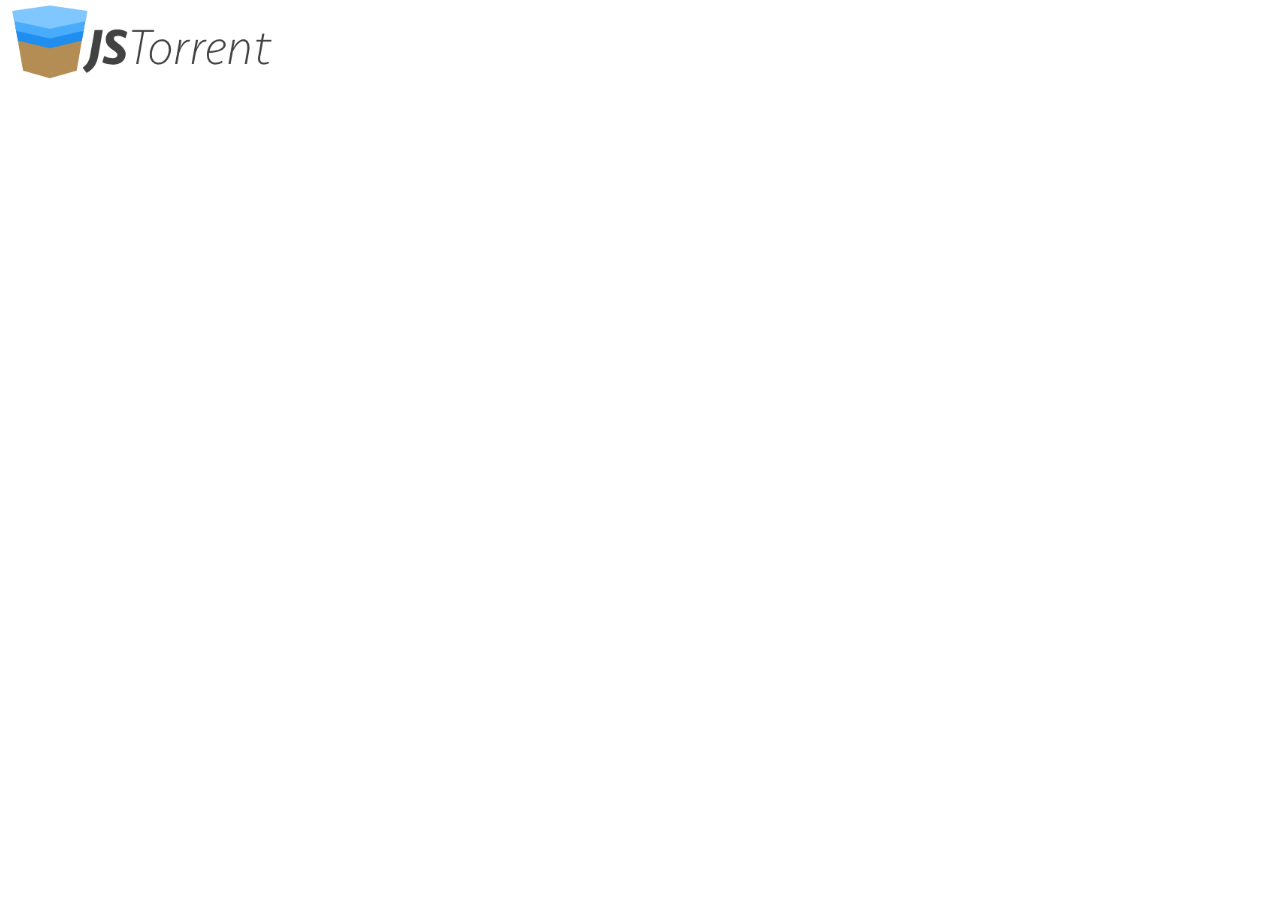
<file: uninstall/index.html>
<!DOCTYPE html>
<html>
  <head>
    <meta charset="utf-8">
    <title>JSTorrent Uninstalled</title>
  </head>
<script>
  (function(i,s,o,g,r,a,m){i['GoogleAnalyticsObject']=r;i[r]=i[r]||function(){
  (i[r].q=i[r].q||[]).push(arguments)},i[r].l=1*new Date();a=s.createElement(o),
  m=s.getElementsByTagName(o)[0];a.async=1;a.src=g;m.parentNode.insertBefore(a,m)
  })(window,document,'script','//www.google-analytics.com/analytics.js','ga');

  ga('create', 'UA-35025483-1', 'jstorrent.com');
  ga('send', 'pageview');

</script>
<style>
  html, body {
  overflow-y: hidden;
  }
  </style>
  <script src="uninstall.js"></script>
  <body style="margin:0;padding:0">
    <!-- TODO -- put social icons up here -->
    <div style="padding:4px;">
  <a href="http://jstorrent.com"><img src="/images/JS-LOGO-2x.png" width="278" height="75"></a>
</div>

  <iframe id="iframe" width="100%" style="border:0px" src="https://docs.google.com/forms/d/1MvGJQDFQzB7y4D7haTxWte8GhNevnSvsfSnRniTq14c/viewform"></iframe>
    
  </body>
  </html>
</file>
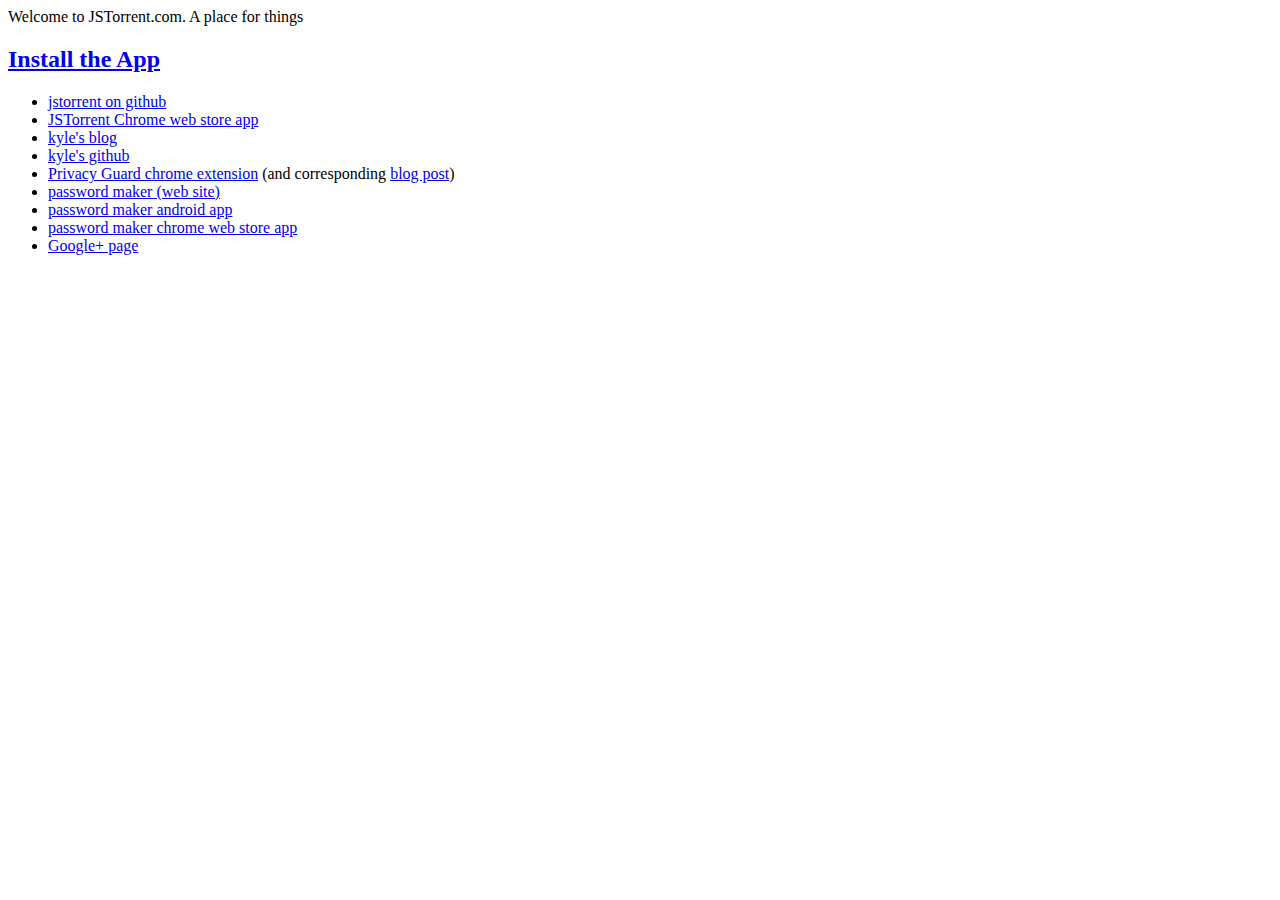
<file: index_old.html>
<html>
<head>

<link rel="chrome-webstore-item" href="https://chrome.google.com/webstore/detail/anhdpjpojoipgpmfanmedjghaligalgb">
<title>JSTorrent</title>
</head>

<body>

<p>Welcome to JSTorrent.com. A place for things</p>




<h2><a href="#" id="inline-install">Install the App</a></h2>

<script src="jstorrent.install.js">

</script>


<!--h2>JSTorrent (Revived?)!</h2>
<p>Due to licensing issues, I have had to take JSTorrent out of the chrome web store. To voice support for a rewrite for now visit the <a href="https://github.com/kzahel/jstorrent">github page</a></p-->

<ul>
<li><a href="https://github.com/kzahel/jstorrent">jstorrent on github</a></li>

<li><a href="https://chrome.google.com/webstore/detail/jstorrent/anhdpjpojoipgpmfanmedjghaligalgb">JSTorrent Chrome web store app</a></li>

<li><a href="http://kyle.graehl.org">kyle's blog</a></li>

<li><a href="https://github.com/kzahel">kyle's github</a></li>
<li><a href="https://chrome.google.com/webstore/detail/privacy-guard/edcajbacgdcdeecojhlllbgingbjfbmk">Privacy Guard chrome extension</a> (and corresponding <a href="http://kyle.graehl.org/javascript/development/chrome-extension/privacy/2014/01/22/privacy-guard-extension.html">blog post</a>)</li>
<li><a href="passwordmaker">password maker (web site)</a></li>
<li><a href="https://play.google.com/store/apps/details?id=org.graehl.passwordmaker">password maker android app</a></li>
<li><a href="https://chrome.google.com/webstore/detail/password-maker/ialikkbbdipamacdpjbjjffohcblhchp">password maker chrome web store app</a></li>
<li><a href="https://plus.google.com/105605890151842939367" rel="publisher">Google+ page</a></li>

</ul>

</body>
</html>
</file>
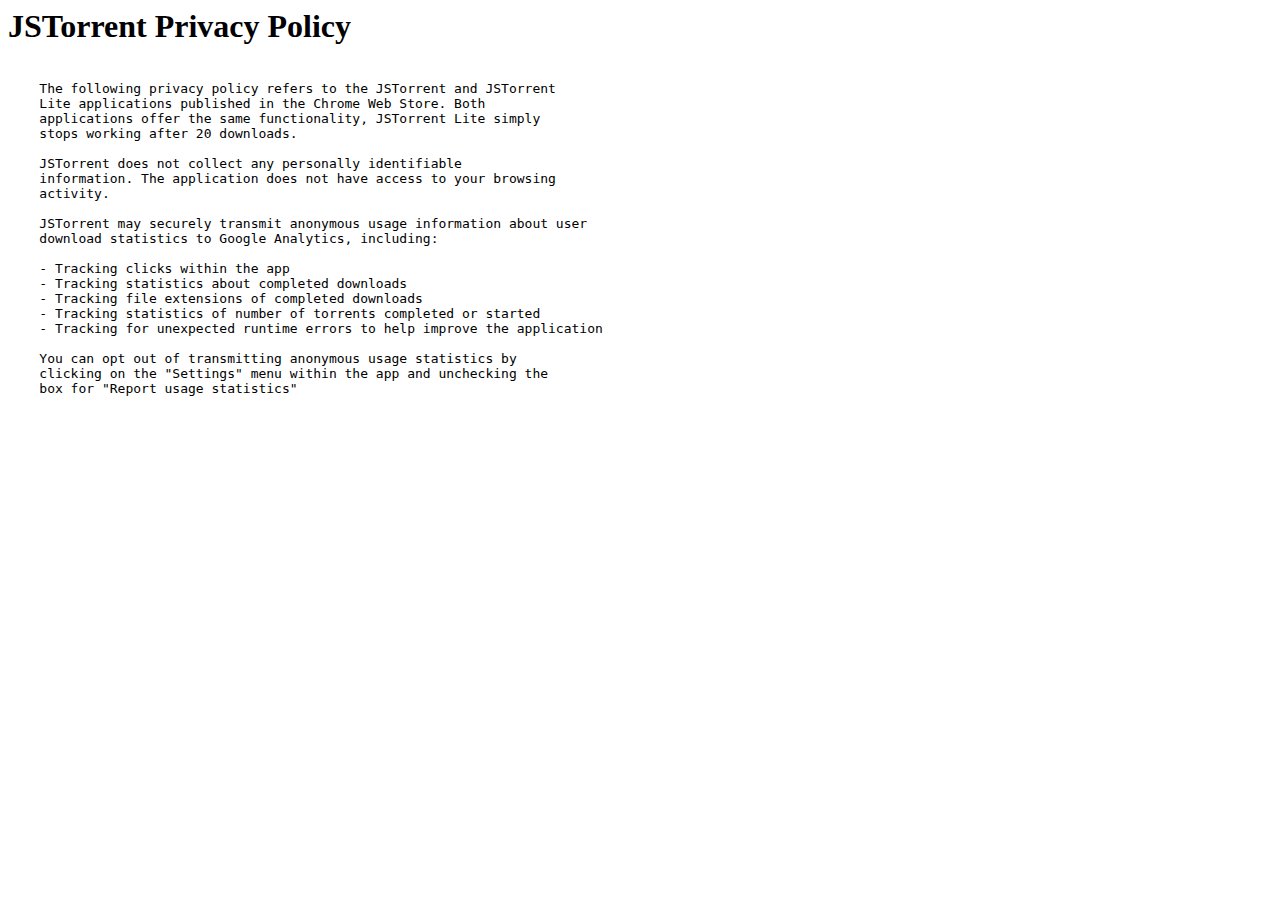
<file: privacy.html>
<html>
  <head>
    <title>JSTorrent Privacy Policy</title>
  </head>
  <body>

    <h1>JSTorrent Privacy Policy</h1>

      <pre>

    The following privacy policy refers to the JSTorrent and JSTorrent
    Lite applications published in the Chrome Web Store. Both
    applications offer the same functionality, JSTorrent Lite simply
    stops working after 20 downloads.

    JSTorrent does not collect any personally identifiable
    information. The application does not have access to your browsing
    activity.

    JSTorrent may securely transmit anonymous usage information about user
    download statistics to Google Analytics, including:

    - Tracking clicks within the app
    - Tracking statistics about completed downloads
    - Tracking file extensions of completed downloads
    - Tracking statistics of number of torrents completed or started
    - Tracking for unexpected runtime errors to help improve the application

    You can opt out of transmitting anonymous usage statistics by
    clicking on the "Settings" menu within the app and unchecking the
    box for "Report usage statistics"

      </pre>

      
    

  </body>
</html>
</file>
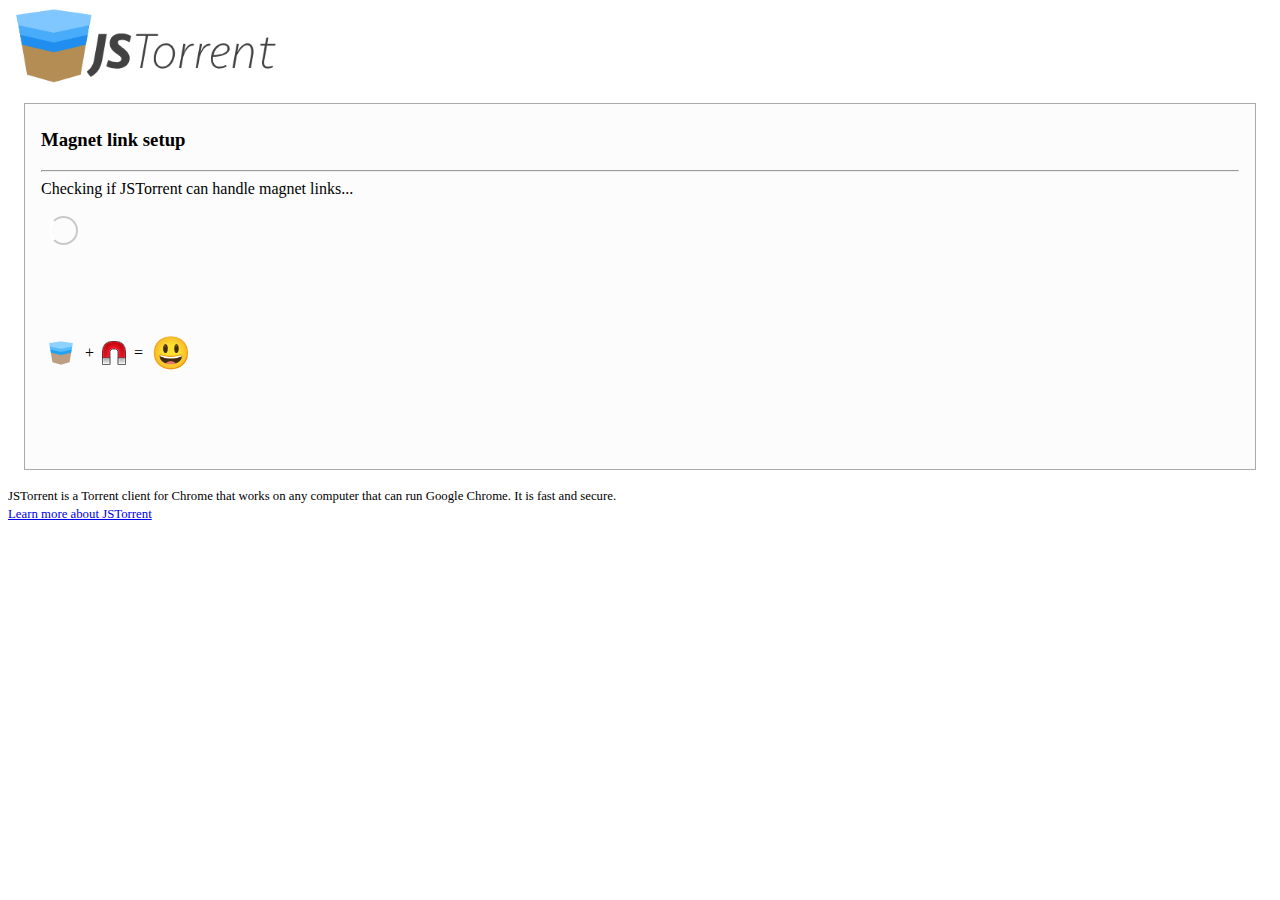
<file: magnet/setup.html>
<!DOCTYPE html>
<html>
  <head>
    <meta charset="utf-8">
    <title>JSTorrent + Magnet Link Setup</title>
    <style>
      .smiley { font-size:32px; }
      div.equation { height:200px; display: flex; align-items: center; }
      div.equation span { margin:4px }
      div.equation img { margin:4px }
      #content {
      background-color: rgb(252,252,252);
      border: 1px solid #aaa;
      padding:1em;
      margin:1em;
      }

[data-loader]
{
    margin: 8px;
}
[data-loader='circle-side']
{
    position: relative;

    width: 25px;
    height: 25px;
    animation: circle infinite .75s linear;
    border: 2px solid #fff;
    border-top-color: rgba(0, 0, 0, .2);
    border-right-color: rgba(0, 0, 0, .2);
    border-bottom-color: rgba(0, 0, 0, .2);
    border-radius: 100%;
}
@keyframes circle
{
    0%
    {
        -webkit-transform: rotate(0);
    }
    100%
    {
        -webkit-transform: rotate(360deg);
    }
}

/* css3button.net */
      button.css3button {
      margin-top:1em;
      font-family: Arial, Helvetica, sans-serif;
      font-size: 14px;
      color: #306dc9;
      padding: 10px 20px;
      background: -moz-linear-gradient(
      top,
      #ffffff 0%,
      #dedede);
      background: -webkit-gradient(
      linear, left top, left bottom,
      from(#ffffff),
      to(#dedede));
      -moz-border-radius: 0px;
      -webkit-border-radius: 0px;
      border-radius: 0px;
      border: 0px solid #2ea100;
      -moz-box-shadow:
      0px 1px 3px rgba(000,000,000,0.5),
      inset 0px 0px 0px rgba(255,255,255,1);
      -webkit-box-shadow:
      0px 1px 3px rgba(000,000,000,0.5),
      inset 0px 0px 0px rgba(255,255,255,1);
      box-shadow:
      0px 1px 3px rgba(000,000,000,0.5),
      inset 0px 0px 0px rgba(255,255,255,1);
      text-shadow:
      0px -1px 0px rgba(000,000,000,0.2),
      0px 1px 0px rgba(255,255,255,1);

      }



      
    </style>
  </head>
  <body>
  <a href="http://jstorrent.com"><img src="/images/JS-LOGO-2x.png" width="278" height="75"></a>

    <div id="content">
      <h3 style="margin-top:0.5em">Magnet link setup</h3>
      <hr />
      <div id="status">Loading...</div>

      <div style="display:flex">
        <button style="display:none" id="setupButton" class="css3button" >Click to Setup</button>
        <div style="display:inline-block; margin-top:10px;"><div id="loadingIcon" data-loader="circle-side"></div>      </div>
      </div>

      <div style="display:none" id="tips">
        <p>Whenever you see a magnet icon (<img src="/images/torrent_magnet_link.png">) on the web, just click on it, and it will automatically start downloading in JSTorrent.</p>

        <p>Try it out, Click here:
          <a href="magnet:?xt=urn:btih:0000000000000000000000000000000000000000&dn=Test.Torrent.To.Test.Magnet.Link.Remove.Me"><img src="/images/torrent_magnet_link.png" width="12" height="12"></a></p>

        <p>This setting must be configured on each computer individually. You can change the settings by navigating to <span style="margin-left:1em;margin-right:1em; font-family:monospace">chrome://settings/handlers</span></p>
        </div>
      
      <div class="equation">
        <img src="/images/js-64.png" width="32" height="32">
        <span> + </span>
        <img src="/images/torrent_magnet_link.png">
        <span> = </span>
        <span class="smiley">😃</span>
      </div>
      
    </div>
    <script src="setup.js"></script>


<div id="footer" style="width:50%;">
<span style="font-size:80%">
JSTorrent is a Torrent client for Chrome that works on any computer that can run Google Chrome. It is fast and secure. <a href="http://jstorrent.com">Learn more about JSTorrent</a>
</span>
</div>

    
  </body>
</html>
</file>
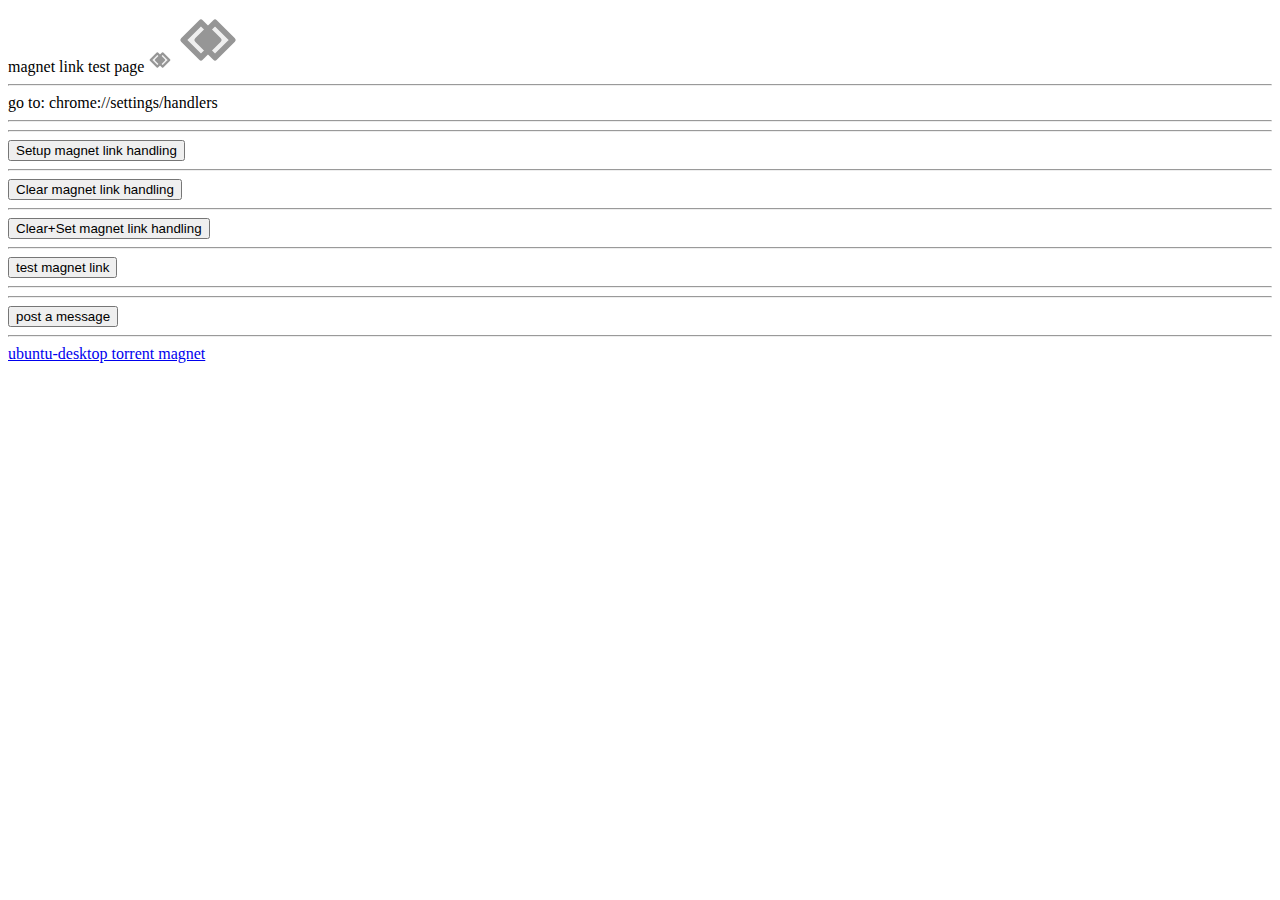
<file: magnet/test.html>
<html>
<head>

<link rel="chrome-webstore-item" href="https://chrome.google.com/webstore/detail/jstorrent/anhdpjpojoipgpmfanmedjghaligalgb">
<link href="https://plus.google.com/+Jstorrent" rel="publisher" />
<!--link rel="stylesheet" href="/css/main.css" type="text/css"/-->
<!--script>
  (function(i,s,o,g,r,a,m){i['GoogleAnalyticsObject']=r;i[r]=i[r]||function(){
  (i[r].q=i[r].q||[]).push(arguments)},i[r].l=1*new Date();a=s.createElement(o),
  m=s.getElementsByTagName(o)[0];a.async=1;a.src=g;m.parentNode.insertBefore(a,m)
  })(window,document,'script','//www.google-analytics.com/analytics.js','ga');

  ga('create', 'UA-35025483-1', 'jstorrent.com');
  ga('send', 'pageview');

</script-->
<script src="testmagnet.js"></script>
<title>JSTorrent, a Torrent Client for Google Chrome</title>
</head>

<body>
  magnet link test page

  <img style="width:24px; height:24px;" src="/images/protocolhandler.svg">
  <img style="width:64px; height:64px;" src="/images/protocolhandler.svg">
  
  <hr />
go to: chrome://settings/handlers
  
  <hr />

<div style="border:1px; width:300px"><span id="status"></span></div>
  
  <hr />
  <input id="setupMagnetHandler" type="button" value="Setup magnet link handling" />
  <hr />
  <input id="clearMagnetHandler" type="button" value="Clear magnet link handling" />
  <hr />
  <input id="clearSetupMagnetHandler" type="button" value="Clear+Set magnet link handling" />
  <hr />
  <input id="testMagnetHandler" type="button" value="test magnet link" />
  <hr />
  <input style="display:none" id="testMagnetHandler2" type="button" value="test magnet link2" />
  <hr />
  <input id="postAMessage" type="button" value="post a message" />
<hr />
  <a href="magnet:?xt=urn:btih:3f19b149f53a50e14fc0b79926a391896eabab6f&dn=ubuntu-15.10-desktop-amd64.iso">ubuntu-desktop torrent magnet</a>

</body>
</html>
</file>
<file: css/main.css>
/* css! */

* {
  margin: 0;
  padding: 0;
  -webkit-text-size-adjust: none;
}
body,
a {
  color: #3b4854;
}

ul.help li {
    width:80%;
}
span.question {
    font-weight:bold;
}

ul.quotes li {
    background:#eeeffa;
    font-size:90%;
    margin:0.5em;
    padding:0.5em;
    list-style-type: none;
    width:50%;
}

/** LESS **/
.animate-background {
  -webkit-transition: background 0.25s linear;
  -moz-transition: background 0.25s linear;
  transition: background 0.25s linear;
}
.animate {
  -webkit-transition: all 0.25s linear;
  -moz-transition: all 0.25s linear;
  transition: all 0.25s linear;
}
.secondary-bg {
/*  background: url(/images/grid.png) #eeeeee 50% 0%; */
  background: url(../images/gplus-jstorrent-bg01.jpg) #eeeeee 50% 0%; 


}
.sprite {
  background: url(../images/sprite.png) no-repeat;
}
.ellipsis {
  overflow: hidden;
  display: block;
  text-overflow: ellipsis;
  white-space: nowrap;
}
/*---------------------------------------------------
  Font
---------------------------------------------------*/
body,
h1,
h2,
h3,
h4,
input,
button {
  font-size: 17px;
  font-family: 'HelveticaNeue-Light', Helvetica, Arial, sans-serif;
  font-weight: 300;
}
h1,
h2,
h3,
h4 {
  letter-spacing: 0.05em;
}
h1 {
  font-size: 34px;
}
h2 {
  font-size: 34px;
  padding: 48px 0;
}
b,
strong {
  font-family: 'HelveticaNeue-Bold', Helvetica, Arial, sans-serif;
  font-weight: 900;
}
label {
  font-family: 'HelveticaNeue', Helvetica, Arial, sans-serif;
  font-weight: 400;
  font-size: 12px;
}
.platforms-list li,
.list-header.mini,
.quick-links-header li {
  font-family: 'HelveticaNeue-Medium', 'HelveticaNeue', Helvetica, Arial, sans-serif;
  font-weight: 500;
}
/*---------------------------------------------------
  Generic
---------------------------------------------------*/
a:hover {
  color: #4cc2e4;
}
p {
  line-height: 1.8em;
  margin-bottom: 1.5em;
}
p + p {
  margin-top: 2em;
}
.button-container {
  position: absolute;
  right: -5px;
  background: url(../images/shadow.png);
}
.button {
  display: block;
  background: url(../images/sprite.png) no-repeat;
  background-color: #4cc2e4;
  background-position: 100% -171px;
  width: 288px;
  padding: 16px;
  color: #fff;
  font-size: 24px;
  text-decoration: none;
  position: relative;
  top: -5px;
  left: -5px;
  -webkit-transition: background 0.25s linear;
  -moz-transition: background 0.25s linear;
  transition: background 0.25s linear;
}
.button:hover {
  background-color: #4cd6fc;
  color: #fff;
}
div.button,
div.button:hover {
  background-color: #abafb0;
}
.button label {
  display: block;
  font-size: 0.5em;
  height: 16px;
}
.clear {
  clear: both;
}
/*---------------------------------------------------
  Layout
---------------------------------------------------*/
#wrap,
.wrap,
#footer,
hr {
  width: 1008px;
  margin: 0 auto;
  position: relative;
}
.grid {
/*  background: url(../images/gplus-jstorrent-bg01.jpg) #eeeeee 50% 0%; */
  background: url(../images/grid.png) #eeeeee 50% 0%; 
  padding: 32px 0;
}
.grid-gplus {
  background: url(../images/gplus-jstorrent-bg01.jpg) #eeeeee 50% 0%; 
/*  background: url(/images/grid.png) #eeeeee 50% 0%; */
  padding: 32px 0;
}


hr {
  border: none;
  border-top: 1px solid #ddd;
  margin-top: 64px;
  margin-bottom: 32px;
}
/*---------------------------------------------------
  Layout - Header
---------------------------------------------------*/
.header-placeholder {
  height: 90px;
}
#header {
  height: 90px;
  position: fixed;
  z-index: 10;
  left: 0;
  right: 0;
  background: #fff;
  border-bottom: 1px solid #ddd;
}
#header .shadow {
  position: absolute;
  left: 0;
  right: 0;
  bottom: -3px;
  height: 3px;
  background: url(../images/shadow.png);
}
.logo,
.closing {
  background: url(../images/JS-LOGO.png) no-repeat;
  -webkit-transition: background 0.25s linear;
  -moz-transition: background 0.25s linear;
  transition: background 0.25s linear;
  background-color: #3b4854;
  background-position: 0 0px;
  position: absolute;
  left: 0;
  top: 5px;
  width: 278px;
  height: 75px;
}
.logo:hover {
  background-color: #4cc2e4;
}
.menu {
  padding: 16px 0;
  float: right;
}
.menu a {
  text-decoration: none;
  -webkit-transition: background 0.25s linear;
  -moz-transition: background 0.25s linear;
  transition: background 0.25s linear;
  padding: 8px;
  margin: 0 8px;
  line-height: 55px;
}
.menu a:hover {
  color: #4cc2e4;
}
.menu-dropdown {
  display: none;
  position: absolute;
  right: 16px;
  top: 32px;
  width: 40%;
}
.menu-dropdown select {
  width: 100%;
}
/*---------------------------------------------------
  Layout - Leadin
---------------------------------------------------*/
.leadin {
  margin-bottom: 32px;
}
.leadin .wrap {
  height: 368px;
}
.leadin .text-block {
  position: absolute;
  left: 384px;
  top: 64px;
}
.leadin img {
  position: absolute;
  top: 32px;
  left: 24px;
}
.leadin li {
  list-style: none;
  margin: 9px 8px;
}
.leadin h1 {
  background: #fff;
  display: inline;
  padding: 4px 8px;
}
.leadin .button-container {
  bottom: 0;
}
/*---------------------------------------------------
  Layout - Contribution, Mailing List,
  Download and Quick Links
---------------------------------------------------*/
.container-box {
  background: #fff;
  padding: 8px;
  position: relative;
}
.list-link {
  position: absolute;
  top: 0;
  bottom: 0;
  right: 0;
}
.list {
  padding-top: 16px;
}
.list li {
  background: #fff;
  padding: 8px;
  position: relative;
  list-style: none;
  margin-bottom: 16px;
}
.list-header {
  background: #fff;
  padding: 8px;
  position: relative;
  margin-top: 16px;
}
.list-header p {
  margin-bottom: 0;
}
.list-container {
  position: relative;
}
/**** Platforms ****/
.platforms-list {
  padding-top: 32px;
  width: 456px;
}
.platforms-list.second {
  position: absolute;
  right: 0;
  top: 0;
}
.platforms-list li a {
  position: absolute;
  top: 0;
  bottom: 0;
  right: 0;
  -webkit-transition: background 0.25s linear;
  -moz-transition: background 0.25s linear;
  transition: background 0.25s linear;
  width: 36px;
  background: url(../images/sprite.png) no-repeat;
  background-position: 3px -127px;
  background-color: #4cc2e4;
}
.platforms-list li a:hover {
  background-color: #4cd6fc;
}
.platforms-list li.first a {
  width: 108px;
}
.platforms-list li a.link-apache {
  right: 39px;
  background-position: 2px -94px;
}
.platforms-list li.first a.link-apache {
  width: 144px;
  right: 111px;
}
/**** Mailing List ****/
.mailing-list {
  width: 752px;
  margin-bottom: 24px;
}
.mailing-list a {
  position: absolute;
  top: 0;
  bottom: 0;
  right: 0;
  -webkit-transition: background 0.25s linear;
  -moz-transition: background 0.25s linear;
  transition: background 0.25s linear;
  backround: #fff;
  padding: 8px;
  width: 408px;
  font-size: 14px;
}
.mailing-list a:hover {
  color: #fff;
  background: #4cc2e4;
}
.mailing-list a span {
  position: absolute;
  top: 0;
  bottom: 0;
  right: 0;
  width: 36px;
  background: url(../images/sprite.png) no-repeat;
  background-position: -156px -95px;
  background-color: #4cc2e4;
}
.mailing-list li {
  margin-bottom: 3px;
}
/**** Download ****/
.download-pane .button-container {
  bottom: -70px;
}
.list-header.mini {
  display: inline;
}
.download-list-container {
  position: relative;
}
.download-list {
  width: 320px;
  margin-bottom: 24px;
}
.download-list.second,
.download-list.third {
  position: absolute;
  top: 0;
}
.download-list.second {
  left: 344px;
}
.download-list.third {
  left: 688px;
}
.download-list li {
  height: 18px;
}
.download-list .version {
  position: absolute;
  top: 0;
  bottom: 0;
  right: 0;
  -webkit-transition: background 0.25s linear;
  -moz-transition: background 0.25s linear;
  transition: background 0.25s linear;
  background: url(../images/sprite.png) no-repeat;
  background-position: -160px -127px;
  background-color: #4cc2e4;
  color: #fff;
  text-decoration: none;
  right: auto;
  left: 0;
  padding: 8px;
  padding-left: 32px;
  width: 40%;
}
.download-list .version:hover {
  background-color: #4cd6fc;
}
.download-list .release {
  float: right;
  font-size: 12px;
  margin-top: 2px;
}
/**** Quick Links ****/
.list-header.mini {
  display: inline;
}
.quick-links,
.quick-links-header li {
  float: left;
  width: 320px;
  margin-right: 24px;
  list-style: none;
  position: relative;
}
.quick-links-header li {
  margin-bottom: 24px;
}
.quick-links.last,
.quick-links-header li.last {
  margin-right: 0;
}
.quick-links li {
  padding: 0;
}
.quick-links a {
  -webkit-transition: background 0.25s linear;
  -moz-transition: background 0.25s linear;
  transition: background 0.25s linear;
  display: block;
  text-decoration: none;
  padding: 8px;
}
.quick-links a:hover {
  color: #fff;
  background: #4cc2e4;
}
.quick-links a span {
  position: absolute;
  top: 0;
  bottom: 0;
  right: 0;
  width: 36px;
  background: url(../images/sprite.png) no-repeat;
  background-position: -156px -95px;
  background-color: #4cc2e4;
}
/*---------------------------------------------------
  Layout - Footer
---------------------------------------------------*/
#footer {
  padding: 32px 0 64px;
}
#footer p {
  font-size: 12px;
  line-height: 1.5em;
}
.closing {
/*  background-position: 0 -725px; */
  left: auto;
  right: 0;
  top: 20px;
/*  width: 60px;
  height: 65px; */
}
.closing:hover {
  background-color: #4cc2e4;
}
/*---------------------------------------------------
  Jira Search Form
---------------------------------------------------*/
#jira-search-box {
  border: 1px solid #ccc;
  padding: 2px;
  min-width: 200px;
}
#jira-search-box,
#jira-search-button {
  box-sizing: border-box;
  -moz-box-sizing: border-box;
  -webkit-box-sizing: border-box;
  height: 30px;
  height: 1.8rem;
  vertical-align: bottom;
}
#jira-search-button {
  font-size: 14px;
  margin-left: -1px;
  padding: 5px;
}
/*---------------------------------------------------
  Misc
---------------------------------------------------*/
.icon {
  background: url(../images/sprite.png) no-repeat;
  background-position: 0 -220px;
  padding-left: 78px;
}
.icon-about {
  background-position: 0 -220px;
}
.icon-contribute {
  background-position: 0 -316px;
}
.icon-mailing-list {
  background-position: 0 -412px;
}
.icon-download {
  background-position: 0 -508px;
}
.icon-quick-links {
  background-position: 0 -604px;
}
a.scroll-point {
  display: block;
  border-bottom: transparent 1px solid;
}
a.pt-top {
  border: none;
}
a.pt-about {
  margin: -100px 0 130px;
  border: none;
}
.corner,
.quick-links .corner {
  background: url(../images/sprite.png) no-repeat;
  background-position: 0 -808px;
  position: absolute;
  left: 0;
  top: -32px;
  width: 40px;
  height: 40px;
}

.quick-quotes {
  background: url(../images/sprite.png) no-repeat;
  background-position: 0 -808px;
  position: absolute;
  left: 0;

  top: -32px;
  width: 40px;
  height: 40px;
}


.button-container.middle {
  bottom: 0;
}
/*---------------------------------------------------
  Mobile
---------------------------------------------------*/
@media all and (max-width: 1024px) {
  #wrap,
  .wrap,
  #footer,
  hr {
    width: auto;
  }
  .wrap,
  #footer {
    margin-left: 24px;
    margin-right: 24px;
  }
  .download-list,
  .download-list.second,
  .download-list.third {
    width: 30%;
  }
  .download-list.second {
    left: 33%;
  }
  .download-list.third {
    left: 66%;
  }
  .quick-links,
  .quick-links-header li {
    width: 30%;
  }
  .platforms-list {
    width: 48%;
  }
  h1 {
    font-size: 30px;
  }
  .button-container {
    right: 16px;
  }
}
@media all and (max-width: 890px) {
  h1 {
    font-size: 24px;
  }
  h2 {
    font-size: 24px;
    padding-top: 54px;
  }
  .leadin img {
    top: 0;
    width: 240px;
    height: 270px;
  }
  .leadin .text-block {
    top: 32px;
    left: 290px;
  }
  .button {
    width: 250px;
    padding: 12px;
  }
  .leadin .wrap {
    height: 300px;
  }
  .mailing-list {
    width: auto;
  }
  .menu {
    display: none;
  }
  .menu-dropdown {
    display: block;
  }
}
@media all and (max-width: 720px) {
  body {
    font-size: 16px;
  }
  h1 {
    font-size: 22px;
  }
  h2 {
    font-size: 22px;
    padding-top: 54px;
  }
  .leadin img {
    width: 192px;
    height: 216px;
  }
  .leadin .text-block {
    top: 32px;
    left: 232px;
  }
  .button {
    font-size: 20px;
    background-position: 100% -177px;
    width: 220px;
    padding: 10px;
  }
  .leadin .wrap {
    height: 280px;
  }
  .platforms-list li.first a.link-apache,
  .platforms-list li.first a.link-github {
    width: 36px;
  }
  .platforms-list li.first a.link-apache {
    right: 39px;
  }
  .mailing-list li {
    padding: 8px 4px;
  }
  .mailing-list a {
    width: 56%;
    padding-right: 42px;
    overflow: hidden;
    display: block;
    text-overflow: ellipsis;
    white-space: nowrap;
  }
  .download-list .version {
    width: 28%;
  }
  .menu-dropdown {
    top: 16px;
  }
  #header,
  .header-placeholder {
    height: 52px;
  }
  .logo {
    top: 7px;
    width: 110px;
    height: 37px;
    background-size: 112px 425px;
  }
  #footer {
    padding-bottom: 28px;
    padding-right: 72px;
  }
}
@media all and (max-width: 630px) {
  body {
    /*        font-size: 14px;*/
  
  }
  .leadin img {
    left: -4px;
    width: 160px;
    height: 180px;
  }
  .leadin .text-block {
    left: 175px;
    top: 11px;
  }
  .leadin .wrap {
    height: 240px;
  }
  .leadin .button-container {
    bottom: -10px;
  }
  .button {
    font-size: 18px;
    background-position: 100% -181px;
    width: 200px;
    padding: 8px;
  }
  .download-list .version {
    width: 22%;
  }
}
@media all and (max-width: 585px) {
  h1,
  h2,
  h3,
  h4 {
    letter-spacing: 0;
  }
  h1 {
    font-size: 18px;
  }
  .leadin img {
    width: 128px;
    height: 144px;
  }
  .leadin .text-block {
    left: 130px;
  }
  .wrap,
  #footer {
    margin-left: 12px;
    margin-right: 12px;
  }
  .leadin .wrap {
    height: 200px;
  }
  .icon {
    background-size: 112px 425px;
    padding: 20px 48px 20px 48px;
    overflow: hidden;
    display: block;
    text-overflow: ellipsis;
    white-space: nowrap;
  }
  .icon-about {
    background-position: 0 -110px;
  }
  .icon-contribute {
    background-position: 0 -158px;
  }
  .icon-mailing-list {
    background-position: 0 -206px;
  }
  .icon-download {
    background-position: 0 -254px;
  }
  .icon-quick-links {
    background-position: 0 -302px;
  }
  .platforms-list,
  .platforms-list.second {
    width: auto;
    position: static;
    padding-bottom: 0;
  }
  .platforms-list.second {
    padding-top: 0;
  }
  .mailing-list a {
    width: 0;
    padding-right: 30px;
  }
  .download-list,
  .download-list.second,
  .download-list.third {
    width: auto;
    float: none;
    position: static;
    margin-bottom: 0;
  }
  .download-list.second,
  .download-list.third {
    padding-top: 0;
  }
  .quick-links-header {
    display: none;
  }
  .quick-links,
  .quick-links-header li {
    float: none;
    width: auto;
    margin-right: 0;
  }
  .quick-links .corner {
    display: none;
  }
  .quick-links {
    padding-top: 0;
  }
}
@media all and (max-width: 440px) {
  .leadin .button-container {
    display: none;
  }
  .leadin .text-block {
    top: 135px;
    left: -4px;
    right: -4px;
  }
  .leadin img {
    top: -8px;
  }
  .leadin .wrap {
    height: 260px;
  }
  .icon {
    padding: 22px 16px 20px 35px;
  }
  h2 {
    font-size: 20px;
  }
  hr {
    margin-top: 32px;
  }
}
</file>
<file: magnet/index.css>
#content {
    background-color: rgb(248,248,248);
    border: 1px solid #aaa;
    padding:1em;
    margin:1em;
}


#allgood {
    display:none;
    position:absolute;
}


a, a:visited { text-decoration: none; color: #33e }

li { line-height:24px;  }
ul { list-style-type: none;  }
ul li { line-height:24px; padding-left:0}
div.cps p { line-height:24px; margin:0px; padding:0;
            color:#55a;
          }



.mono {
    margin-left:0.5em;margin-right:0.5em; font-family:monospace; background-color:#efefef; padding:2px;
}


      .smiley { font-size:32px; }
      div.equation { height:200px; display: flex; align-items: center; }
      div.equation span { margin:4px }
      div.equation img { margin:4px }


[data-loader]
{
    margin: 8px;
}
[data-loader='circle-side']
{
    position: relative;

    width: 25px;
    height: 25px;
    animation: circle infinite .75s linear;
    border: 2px solid #fff;
    border-top-color: rgba(0, 0, 0, .2);
    border-right-color: rgba(0, 0, 0, .2);
    border-bottom-color: rgba(0, 0, 0, .2);
    border-radius: 100%;
}
@keyframes circle
{
    0%
    {
        -webkit-transform: rotate(0);
    }
    100%
    {
        -webkit-transform: rotate(360deg);
    }
}



/* Pop */
@keyframes hvr-pop {
    50% {
        -webkit-transform: scale(1.2);
        transform: scale(1.2);
    }
}

.hvr-pop {
    display: inline-block;
    vertical-align: middle;
    -webkit-transform: translateZ(0);
    transform: translateZ(0);
/*    box-shadow: 0 0 1px rgba(0, 0, 0, 0);*/
    -webkit-backface-visibility: hidden;
    backface-visibility: hidden;
/*    -moz-osx-font-smoothing: grayscale;*/


                                    -webkit-animation-name: hvr-pop;
                                    animation-name: hvr-pop;
                                    -webkit-animation-duration: 0.8s;
                                    animation-duration: 0.8s;
                                    -webkit-animation-timing-function: linear;
                                    animation-timing-function: linear;
                                    -webkit-animation-iteration-count: infinite;
                                    animation-iteration-count: infinite;

}
/*
.hvr-pop:hover, .hvr-pop:focus, .hvr-pop:active {
                                    -webkit-animation-name: hvr-pop;
                                    animation-name: hvr-pop;
                                    -webkit-animation-duration: 0.3s;
                                    animation-duration: 0.3s;
                                    -webkit-animation-timing-function: linear;
                                    animation-timing-function: linear;
                                    -webkit-animation-iteration-count: infinite;
                                    animation-iteration-count: infinite;
                                }
*/


.fadeOut {
    visibility: hidden;
    opacity: 0;
    transition: visibility 0s 2s, opacity 2s linear;
}

.fadeIn {
    visibility: visible;
    opacity: 1;
    transition: opacity 2s linear;
}
</file>
